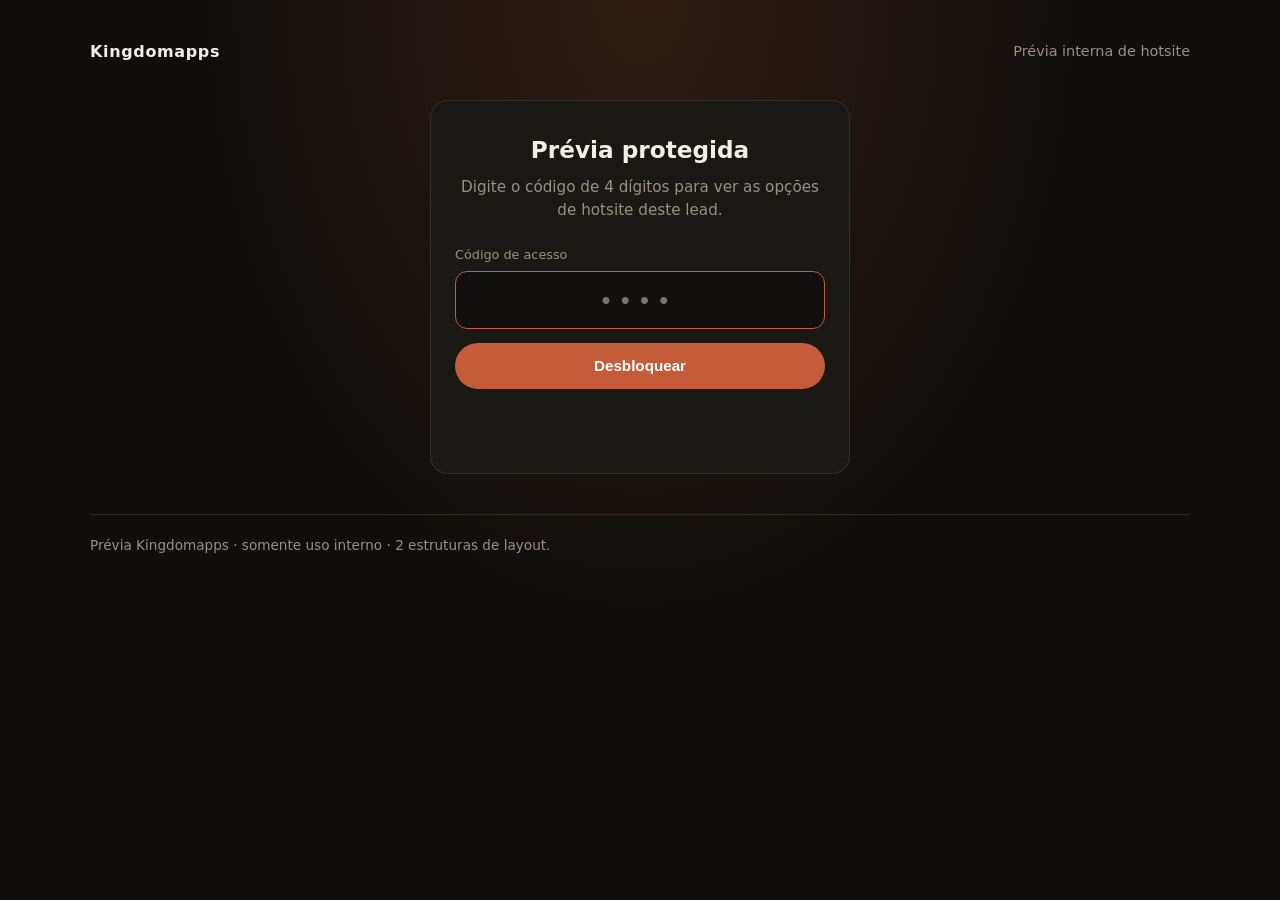
<file: index.html>
<!DOCTYPE html>
<html lang="pt-BR">
<head>
  <meta charset="UTF-8" />
  <meta name="viewport" content="width=device-width, initial-scale=1" />
  <meta name="robots" content="noindex, nofollow" />
  <title>Kingdomapps · Prévia Noul</title>
  <link rel="stylesheet" href="gate.css" />
</head>
<body>
  <div class="shell">
    <div class="brand-row">
      <strong>Kingdomapps</strong>
      <span>Prévia interna de hotsite</span>
    </div>

    <!-- Locked state: no version paths, names, links or iframes -->
    <section id="lock" class="lock" aria-labelledby="lock-title">
      <h1 id="lock-title">Prévia protegida</h1>
      <p>Digite o código de 4 dígitos para ver as opções de hotsite deste lead.</p>
      <form id="pin-form" autocomplete="off">
        <label for="pin-input">Código de acesso</label>
        <input
          id="pin-input"
          name="pin"
          type="password"
          inputmode="numeric"
          pattern="[0-9]*"
          maxlength="4"
          placeholder="••••"
          required
          autofocus
        />
        <button type="submit">Desbloquear</button>
        <p class="err" id="pin-err" role="alert"></p>
      </form>
    </section>

    <!-- Unlocked: populated only by gate.js after auth -->
    <section id="gallery" class="hidden" aria-labelledby="gallery-title">
      <div class="toolbar">
        <button type="button" id="logout">Bloquear de novo</button>
      </div>
      <div class="gallery-head">
        <h1 id="gallery-title">Noul Padaria Brunch &amp; Café</h1>
        <p>Mesmo conteúdo nas duas versões — muda a estrutura do layout (composição, ordem e tratamento das seções). Abra em nova aba para navegar com calma.</p>
      </div>
      <div class="cards" id="cards"></div>
    </section>

    <footer>
      Prévia Kingdomapps · somente uso interno · 2 estruturas de layout.</footer>
  </div>
  <script src="gate.js"></script>
</body>
</html>
</file>
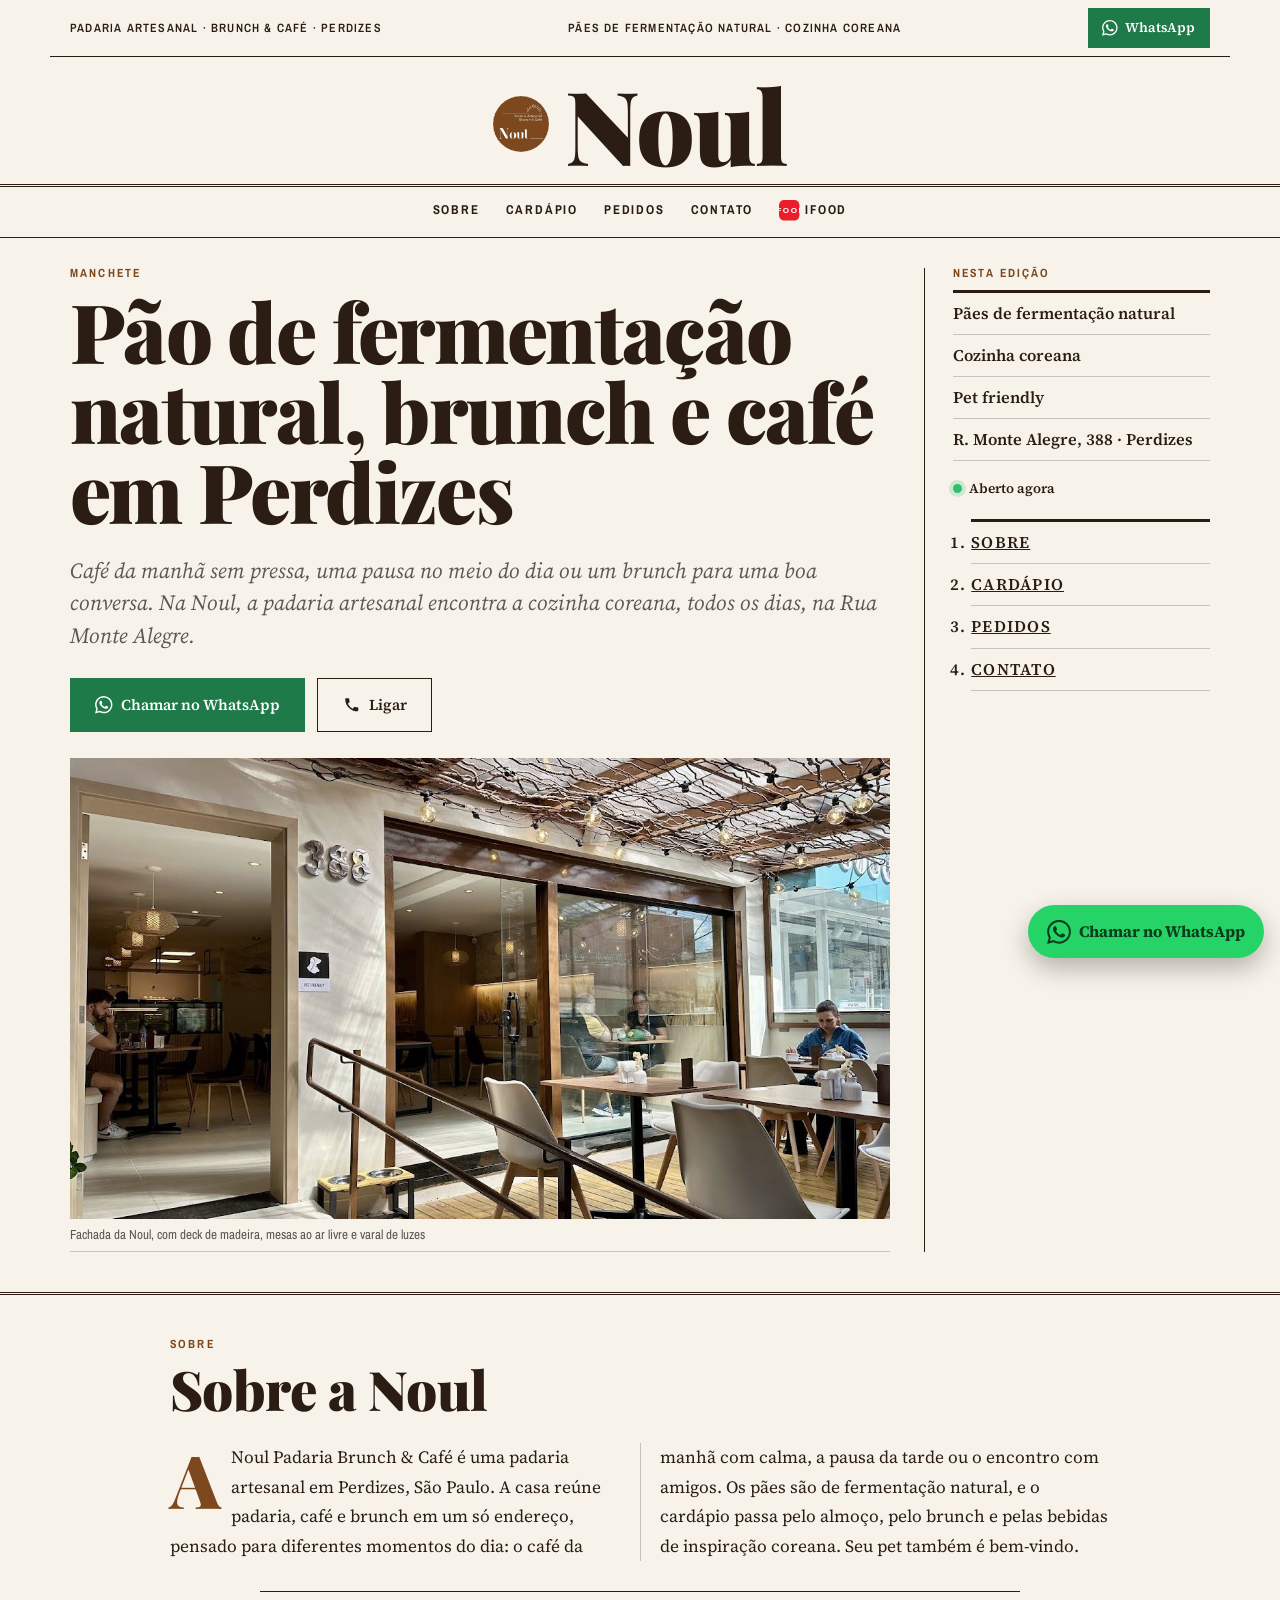
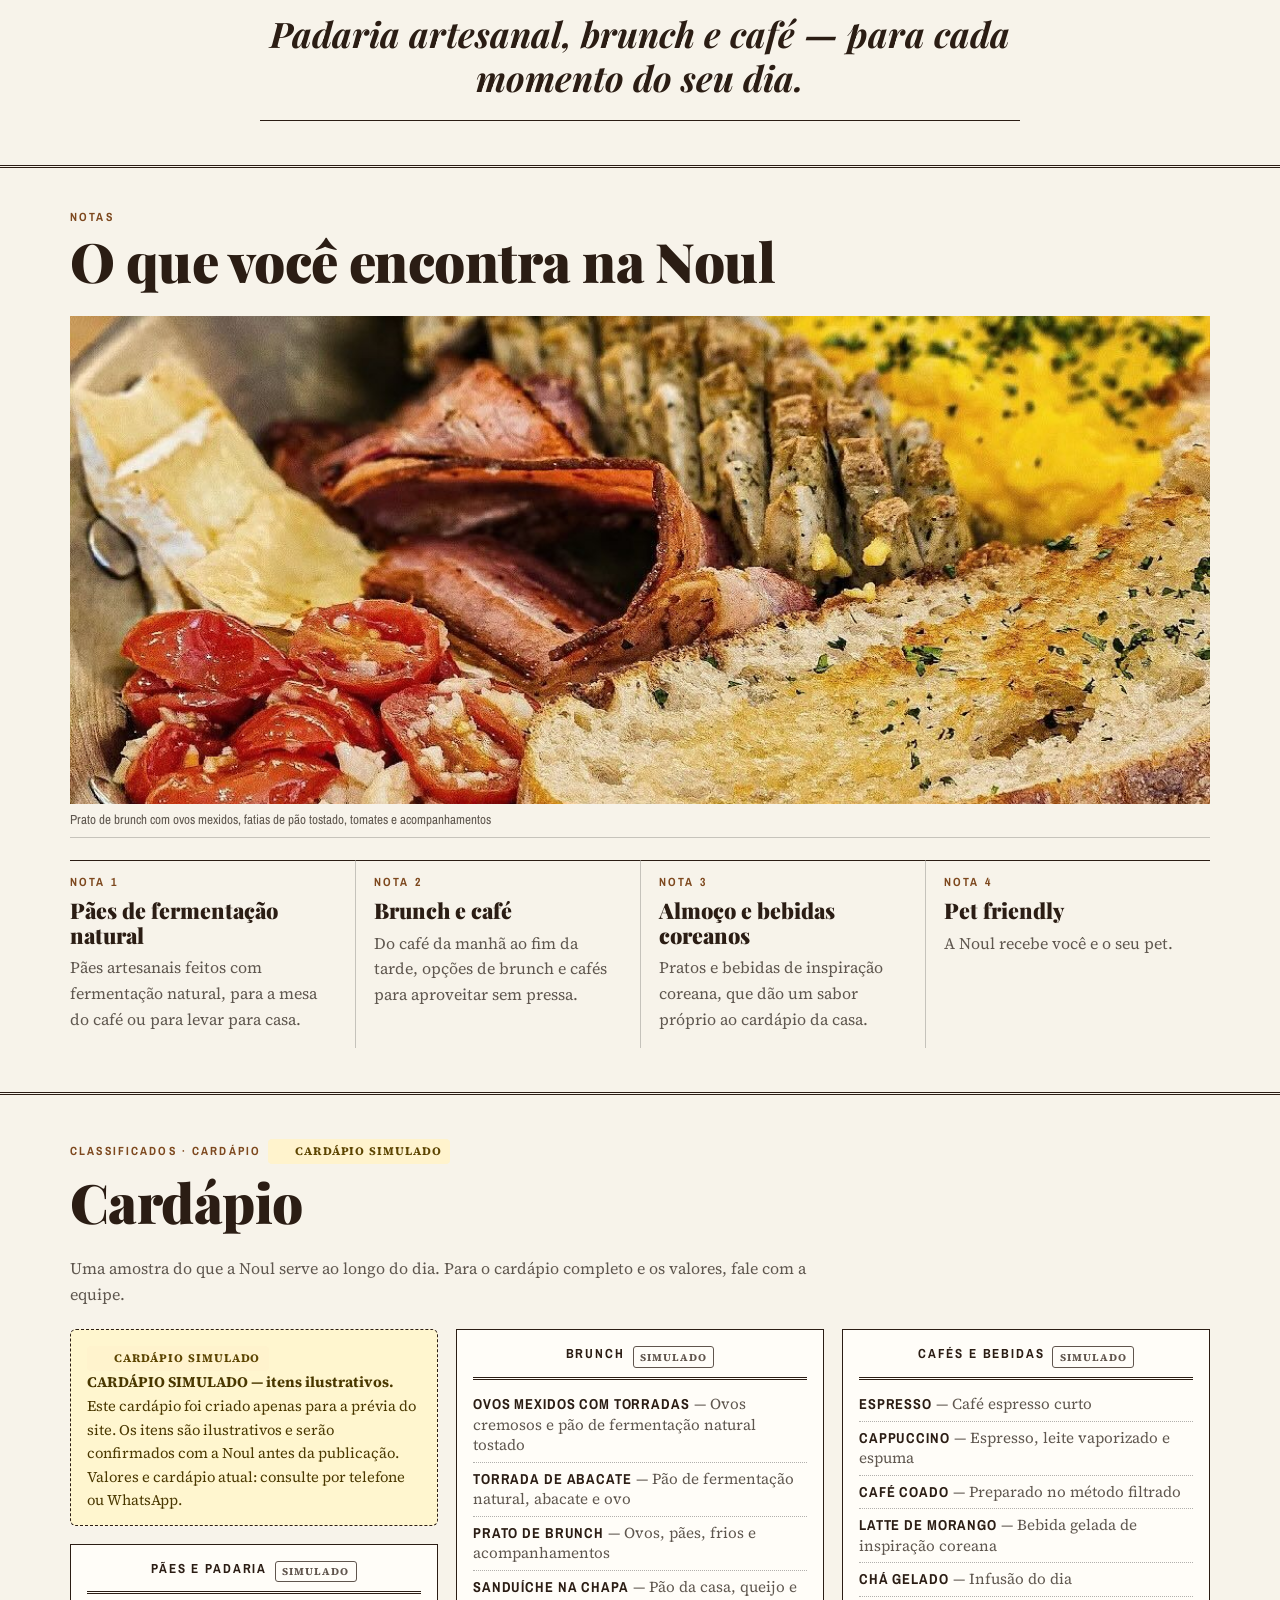
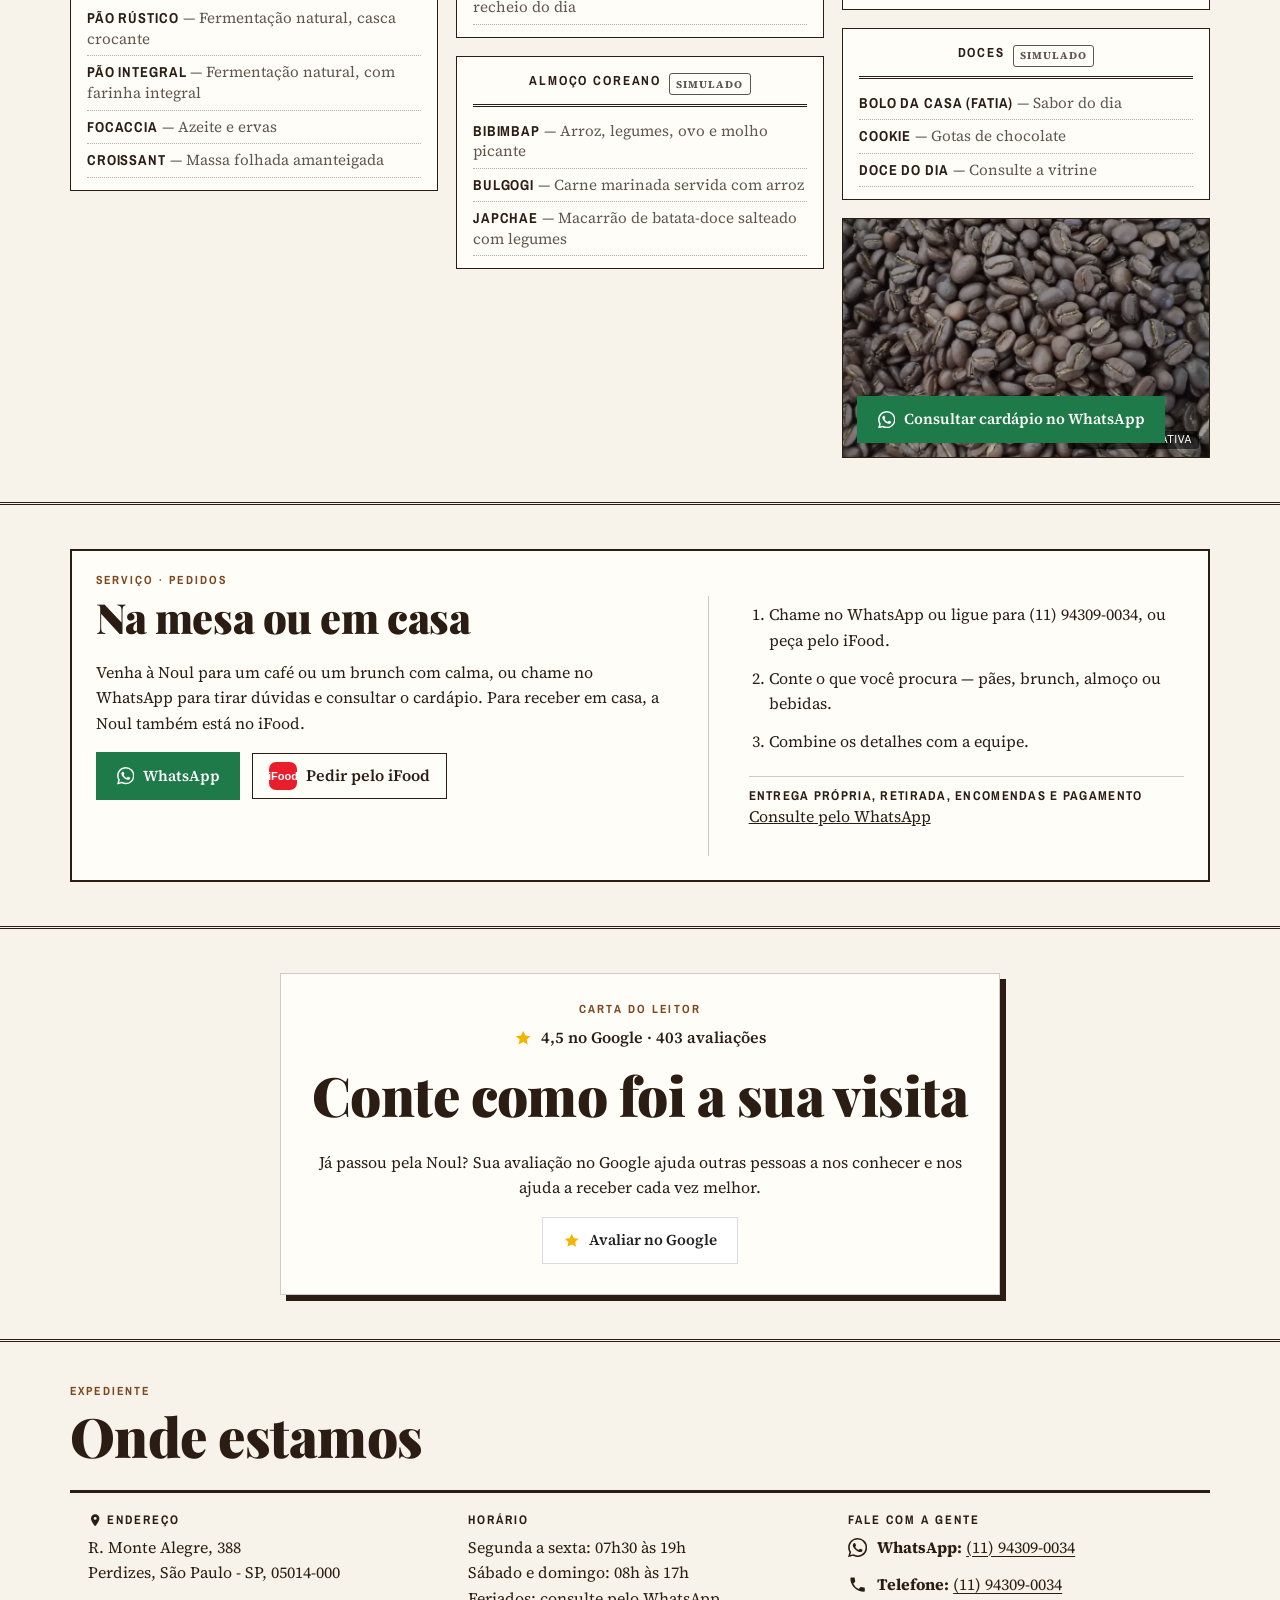
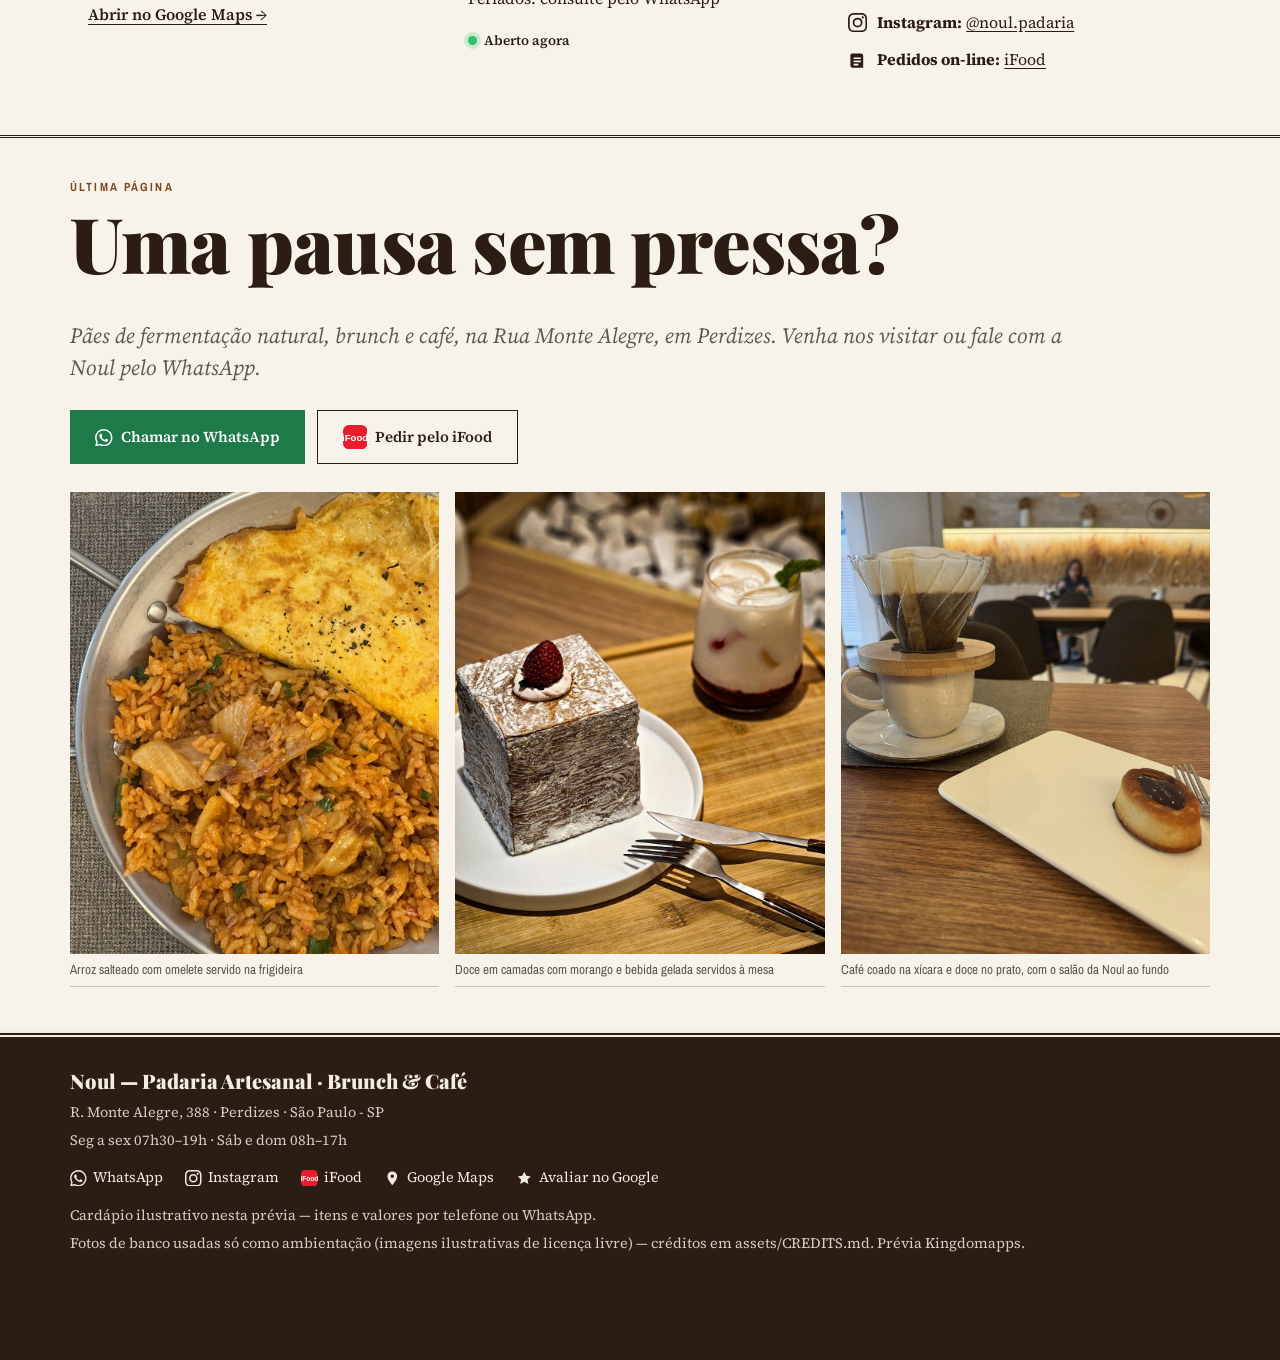
<file: v1/index.html>
<!DOCTYPE html>
<html lang="pt-BR">
<head>
<meta charset="UTF-8" />
<meta name="viewport" content="width=device-width, initial-scale=1" />
<meta name="robots" content="noindex, nofollow" />
<title>Noul Padaria Brunch &amp;amp; Café | Padaria artesanal em Perdizes, São Paulo</title>
<meta name="description" content="Padaria artesanal em Perdizes, na Rua Monte Alegre. Pães de fermentação natural, brunch, café e almoço com cozinha coreana. Pet friendly. Chame a Noul no WhatsApp ou peça pelo iFood." />
<meta name="theme-color" content="#2b1d14" />
<link rel="preconnect" href="https://fonts.googleapis.com" />
<link rel="preconnect" href="https://fonts.gstatic.com" crossorigin />
<link rel="stylesheet" href="https://fonts.googleapis.com/css2?family=Playfair+Display:ital,wght@0,700;0,900;1,700&family=Source+Serif+4:ital,opsz,wght@0,8..60,400;0,8..60,600;1,8..60,400&family=Archivo+Narrow:wght@600;700&display=swap" />
<link rel="stylesheet" href="../assets/core.css" />
<link rel="stylesheet" href="../assets/E07.css" />
<style>:root{--brand:#7d481e;--brand2:#f4ece1;--brand-ink:#2b1d14}</style>
</head>
<body class="est-E07" data-hours='{"0": [[8, 17]], "1": [[7.5, 19]], "2": [[7.5, 19]], "3": [[7.5, 19]], "4": [[7.5, 19]], "5": [[7.5, 19]], "6": [[8, 17]]}' data-hours-unknown='[]'>
<!-- Kingdomapps · estrutura E07 (Jornal de bairro) · v1 · copy: copy.md -->
<a class="skip" href="#conteudo">Pular para o conteúdo</a>
<header class="site-header e7-header" id="header">
  <div class="wrap e7-dateline"><span>Padaria Artesanal · Brunch &amp; Café · Perdizes</span><span class="e7-dl-mid">Pães de fermentação natural · Cozinha coreana</span><a class="btn btn-wa btn-sm header-cta" href="https://wa.me/5511943090034?text=Ol%C3%A1%21%20Vim%20pelo%20site%20da%20Noul%20e%20gostaria%20de%20mais%20informa%C3%A7%C3%B5es." target="_blank" rel="noopener"><svg viewBox="0 0 24 24" aria-hidden="true" focusable="false"><path fill="currentColor" d="M17.47 14.38c-.3-.15-1.76-.87-2.03-.97-.27-.1-.47-.15-.67.15-.2.3-.77.97-.94 1.16-.17.2-.35.22-.64.07-.3-.15-1.26-.46-2.39-1.47-.88-.79-1.48-1.76-1.65-2.06-.17-.3-.02-.46.13-.6.13-.14.3-.35.45-.52.15-.17.2-.3.3-.5.1-.2.05-.37-.03-.52-.07-.15-.67-1.61-.92-2.2-.24-.58-.49-.5-.67-.51h-.57c-.2 0-.52.07-.8.37-.27.3-1.04 1.02-1.04 2.48s1.07 2.88 1.21 3.07c.15.2 2.1 3.2 5.08 4.49.71.31 1.26.49 1.7.63.71.22 1.36.19 1.87.12.57-.09 1.76-.72 2-1.41.25-.7.25-1.29.18-1.41-.08-.13-.27-.2-.57-.35zM12.05 21.78a9.87 9.87 0 0 1-5.03-1.38l-.36-.21-3.74.98 1-3.65-.24-.37a9.86 9.86 0 0 1-1.51-5.26c0-5.45 4.44-9.88 9.89-9.88 2.64 0 5.12 1.03 6.99 2.9a9.83 9.83 0 0 1 2.89 6.99c0 5.45-4.44 9.88-9.89 9.88zm8.41-18.3A11.82 11.82 0 0 0 12.05 0C5.5 0 .16 5.34.16 11.89c0 2.1.55 4.14 1.59 5.95L.06 24l6.3-1.65a11.88 11.88 0 0 0 5.69 1.45c6.55 0 11.89-5.34 11.89-11.89 0-3.18-1.24-6.17-3.48-8.41z"/></svg><span>WhatsApp</span></a></div>
  <div class="wrap e7-masthead"><a class="brand e7-brand" href="#topo" aria-label="Noul — início"><img class="brand-logo e7-seal" src="../assets/img/logo.jpg" width="400" height="400" alt="Logotipo Noul — Padaria Artesanal, Brunch &amp; Café" /><span class="brand-word e7-name">Noul</span></a></div>
  <nav class="site-nav e7-nav" id="site-nav" aria-label="Principal"><ul class="wrap"><li><a href="#sobre">Sobre</a></li><li><a href="#cardapio">Cardápio</a></li><li><a href="#entrega">Pedidos</a></li><li><a href="#contato">Contato</a></li><li class="nav-ifood"><a href="https://www.ifood.com.br/delivery/sao-paulo-sp/noul-padaria--brunch-cafe-perdizes/4e715f9f-adef-4127-b27d-53e1083e1976" target="_blank" rel="noopener"><svg viewBox="0 0 24 24" aria-hidden="true" focusable="false"><rect width="24" height="24" rx="6" fill="#ea1d2c"/><text x="12" y="15.6" text-anchor="middle" font-family="Arial,Helvetica,sans-serif" font-weight="700" font-size="9.5" fill="#fff">iFood</text></svg><span>iFood</span></a></li></ul></nav>
</header>
<main id="conteudo">
<section class="e7-front" id="topo" aria-labelledby="hero-title">
  <div class="wrap e7-front-grid">
    <div class="e7-lead-story">
      <p class="e7-kicker">Manchete</p>
      <h1 id="hero-title">Pão de fermentação natural, brunch e café em Perdizes</h1>
      <p class="e7-standfirst">Café da manhã sem pressa, uma pausa no meio do dia ou um brunch para uma boa conversa. Na Noul, a padaria artesanal encontra a cozinha coreana, todos os dias, na Rua Monte Alegre.</p>
      <div class="hero-ctas"><a class="btn btn-wa btn-lg" href="https://wa.me/5511943090034?text=Ol%C3%A1%21%20Vim%20pelo%20site%20da%20Noul%20e%20gostaria%20de%20mais%20informa%C3%A7%C3%B5es." target="_blank" rel="noopener"><svg viewBox="0 0 24 24" aria-hidden="true" focusable="false"><path fill="currentColor" d="M17.47 14.38c-.3-.15-1.76-.87-2.03-.97-.27-.1-.47-.15-.67.15-.2.3-.77.97-.94 1.16-.17.2-.35.22-.64.07-.3-.15-1.26-.46-2.39-1.47-.88-.79-1.48-1.76-1.65-2.06-.17-.3-.02-.46.13-.6.13-.14.3-.35.45-.52.15-.17.2-.3.3-.5.1-.2.05-.37-.03-.52-.07-.15-.67-1.61-.92-2.2-.24-.58-.49-.5-.67-.51h-.57c-.2 0-.52.07-.8.37-.27.3-1.04 1.02-1.04 2.48s1.07 2.88 1.21 3.07c.15.2 2.1 3.2 5.08 4.49.71.31 1.26.49 1.7.63.71.22 1.36.19 1.87.12.57-.09 1.76-.72 2-1.41.25-.7.25-1.29.18-1.41-.08-.13-.27-.2-.57-.35zM12.05 21.78a9.87 9.87 0 0 1-5.03-1.38l-.36-.21-3.74.98 1-3.65-.24-.37a9.86 9.86 0 0 1-1.51-5.26c0-5.45 4.44-9.88 9.89-9.88 2.64 0 5.12 1.03 6.99 2.9a9.83 9.83 0 0 1 2.89 6.99c0 5.45-4.44 9.88-9.89 9.88zm8.41-18.3A11.82 11.82 0 0 0 12.05 0C5.5 0 .16 5.34.16 11.89c0 2.1.55 4.14 1.59 5.95L.06 24l6.3-1.65a11.88 11.88 0 0 0 5.69 1.45c6.55 0 11.89-5.34 11.89-11.89 0-3.18-1.24-6.17-3.48-8.41z"/></svg><span>Chamar no WhatsApp</span></a><a class="btn btn-ghost btn-lg btn-tel" href="tel:+5511943090034"><svg viewBox="0 0 24 24" aria-hidden="true" focusable="false"><path fill="currentColor" d="M6.6 10.8a15.1 15.1 0 0 0 6.6 6.6l2.2-2.2a1 1 0 0 1 1-.25 11.4 11.4 0 0 0 3.6.57 1 1 0 0 1 1 1V20a1 1 0 0 1-1 1A17 17 0 0 1 3 4a1 1 0 0 1 1-1h3.5a1 1 0 0 1 1 1c0 1.25.2 2.45.57 3.57a1 1 0 0 1-.25 1z"/></svg><span>Ligar</span></a></div>
      <figure class="e7-lead-ph"><img src="../assets/img/fotos-foto-1.jpg" width="1200" height="900" alt="Fachada da Noul, com deck de madeira, mesas ao ar livre e varal de luzes" fetchpriority="high" /><figcaption>Fachada da Noul, com deck de madeira, mesas ao ar livre e varal de luzes</figcaption></figure>
    </div>
    <aside class="e7-side" aria-label="Nesta edição">
      <p class="e7-side-title">Nesta edição</p>
      <ul><li>Pães de fermentação natural</li><li>Cozinha coreana</li><li>Pet friendly</li><li>R. Monte Alegre, 388 · Perdizes</li></ul>
      <p class="open-badge" data-open-badge hidden></p>
      <ol class="e7-index"><li><a href="#sobre">Sobre</a></li><li><a href="#cardapio">Cardápio</a></li><li><a href="#entrega">Pedidos</a></li><li><a href="#contato">Contato</a></li></ol>
    </aside>
  </div>
</section>
<section class="e7-sec" id="sobre" aria-labelledby="sobre-title">
  <div class="wrap e7-article">
    <p class="e7-kicker">Sobre</p><h2 id="sobre-title">Sobre a Noul</h2>
    <div class="e7-cols"><p class="e7-dropcap">A Noul Padaria Brunch &amp; Café é uma padaria artesanal em Perdizes, São Paulo. A casa reúne padaria, café e brunch em um só endereço, pensado para diferentes momentos do dia: o café da manhã com calma, a pausa da tarde ou o encontro com amigos. Os pães são de fermentação natural, e o cardápio passa pelo almoço, pelo brunch e pelas bebidas de inspiração coreana. Seu pet também é bem-vindo.</p></div>
    <blockquote class="e7-pull"><p>Padaria artesanal, brunch e café — para cada momento do seu dia.</p></blockquote>
  </div>
</section>
<section class="e7-sec e7-notes-sec" id="destaques" aria-labelledby="dest-title">
  <div class="wrap">
    <div class="e7-sec-head"><p class="e7-kicker">Notas</p><h2 id="dest-title">O que você encontra na Noul</h2></div>
    <figure class="e7-wide-ph"><img src="../assets/img/fotos-foto-2.jpg" width="1099" height="1366" alt="Prato de brunch com ovos mexidos, fatias de pão tostado, tomates e acompanhamentos" loading="lazy" decoding="async" /><figcaption>Prato de brunch com ovos mexidos, fatias de pão tostado, tomates e acompanhamentos</figcaption></figure>
    <ul class="e7-notes"><li><span class="e7-n">Nota 1</span><h3>Pães de fermentação natural</h3><p>Pães artesanais feitos com fermentação natural, para a mesa do café ou para levar para casa.</p></li><li><span class="e7-n">Nota 2</span><h3>Brunch e café</h3><p>Do café da manhã ao fim da tarde, opções de brunch e cafés para aproveitar sem pressa.</p></li><li><span class="e7-n">Nota 3</span><h3>Almoço e bebidas coreanos</h3><p>Pratos e bebidas de inspiração coreana, que dão um sabor próprio ao cardápio da casa.</p></li><li><span class="e7-n">Nota 4</span><h3>Pet friendly</h3><p>A Noul recebe você e o seu pet.</p></li></ul>
  </div>
</section>
<section class="e7-sec" id="cardapio" aria-labelledby="menu-title">
  <div class="wrap">
    <div class="e7-sec-head"><p class="e7-kicker">Classificados · Cardápio <span class="sim-badge">Cardápio simulado</span></p><h2 id="menu-title">Cardápio</h2><p class="e7-sub">Uma amostra do que a Noul serve ao longo do dia. Para o cardápio completo e os valores, fale com a equipe.</p></div>
    <div class="e7-classifieds">
      <div class="e7-ad e7-ad-notice sim-notice" role="note"><span class="sim-badge">Cardápio simulado</span><p><strong>CARDÁPIO SIMULADO — itens ilustrativos.</strong> Este cardápio foi criado apenas para a prévia do site. Os itens são ilustrativos e serão confirmados com a Noul antes da publicação. Valores e cardápio atual: consulte por telefone ou WhatsApp.</p></div>
      <div class="e7-ad"><h3>Pães e padaria <span class="sim-tag">Simulado</span></h3><ul><li><b>Pão rústico</b> — Fermentação natural, casca crocante</li><li><b>Pão integral</b> — Fermentação natural, com farinha integral</li><li><b>Focaccia</b> — Azeite e ervas</li><li><b>Croissant</b> — Massa folhada amanteigada</li></ul></div><div class="e7-ad"><h3>Brunch <span class="sim-tag">Simulado</span></h3><ul><li><b>Ovos mexidos com torradas</b> — Ovos cremosos e pão de fermentação natural tostado</li><li><b>Torrada de abacate</b> — Pão de fermentação natural, abacate e ovo</li><li><b>Prato de brunch</b> — Ovos, pães, frios e acompanhamentos</li><li><b>Sanduíche na chapa</b> — Pão da casa, queijo e recheio do dia</li></ul></div><div class="e7-ad"><h3>Almoço coreano <span class="sim-tag">Simulado</span></h3><ul><li><b>Bibimbap</b> — Arroz, legumes, ovo e molho picante</li><li><b>Bulgogi</b> — Carne marinada servida com arroz</li><li><b>Japchae</b> — Macarrão de batata-doce salteado com legumes</li></ul></div><div class="e7-ad"><h3>Cafés e bebidas <span class="sim-tag">Simulado</span></h3><ul><li><b>Espresso</b> — Café espresso curto</li><li><b>Cappuccino</b> — Espresso, leite vaporizado e espuma</li><li><b>Café coado</b> — Preparado no método filtrado</li><li><b>Latte de morango</b> — Bebida gelada de inspiração coreana</li><li><b>Chá gelado</b> — Infusão do dia</li></ul></div><div class="e7-ad"><h3>Doces <span class="sim-tag">Simulado</span></h3><ul><li><b>Bolo da casa (fatia)</b> — Sabor do dia</li><li><b>Cookie</b> — Gotas de chocolate</li><li><b>Doce do dia</b> — Consulte a vitrine</li></ul></div>
      <div class="e7-ad e7-ad-amb"><div class="amb amb-menu" style="--amb:url('../assets/img/ambiente-coffee-beans-roasted.jpg')" aria-hidden="true"><span class="amb-tag">Imagem ilustrativa</span></div><p><a class="btn btn-wa" href="https://wa.me/5511943090034?text=Ol%C3%A1%21%20Vim%20pelo%20site%20da%20Noul%20e%20gostaria%20de%20mais%20informa%C3%A7%C3%B5es." target="_blank" rel="noopener"><svg viewBox="0 0 24 24" aria-hidden="true" focusable="false"><path fill="currentColor" d="M17.47 14.38c-.3-.15-1.76-.87-2.03-.97-.27-.1-.47-.15-.67.15-.2.3-.77.97-.94 1.16-.17.2-.35.22-.64.07-.3-.15-1.26-.46-2.39-1.47-.88-.79-1.48-1.76-1.65-2.06-.17-.3-.02-.46.13-.6.13-.14.3-.35.45-.52.15-.17.2-.3.3-.5.1-.2.05-.37-.03-.52-.07-.15-.67-1.61-.92-2.2-.24-.58-.49-.5-.67-.51h-.57c-.2 0-.52.07-.8.37-.27.3-1.04 1.02-1.04 2.48s1.07 2.88 1.21 3.07c.15.2 2.1 3.2 5.08 4.49.71.31 1.26.49 1.7.63.71.22 1.36.19 1.87.12.57-.09 1.76-.72 2-1.41.25-.7.25-1.29.18-1.41-.08-.13-.27-.2-.57-.35zM12.05 21.78a9.87 9.87 0 0 1-5.03-1.38l-.36-.21-3.74.98 1-3.65-.24-.37a9.86 9.86 0 0 1-1.51-5.26c0-5.45 4.44-9.88 9.89-9.88 2.64 0 5.12 1.03 6.99 2.9a9.83 9.83 0 0 1 2.89 6.99c0 5.45-4.44 9.88-9.89 9.88zm8.41-18.3A11.82 11.82 0 0 0 12.05 0C5.5 0 .16 5.34.16 11.89c0 2.1.55 4.14 1.59 5.95L.06 24l6.3-1.65a11.88 11.88 0 0 0 5.69 1.45c6.55 0 11.89-5.34 11.89-11.89 0-3.18-1.24-6.17-3.48-8.41z"/></svg><span>Consultar cardápio no WhatsApp</span></a></p></div>
    </div>
  </div>
</section>
<section class="e7-sec" id="entrega" aria-labelledby="ent-title">
  <div class="wrap"><div class="e7-service">
    <p class="e7-box-label">Serviço · Pedidos</p>
    <div class="e7-service-grid">
      <div><h2 id="ent-title">Na mesa ou em casa</h2><p>Venha à Noul para um café ou um brunch com calma, ou chame no WhatsApp para tirar dúvidas e consultar o cardápio. Para receber em casa, a Noul também está no iFood.</p><div class="order-links"><a class="btn btn-wa" href="https://wa.me/5511943090034?text=Ol%C3%A1%21%20Vim%20pelo%20site%20da%20Noul%20e%20gostaria%20de%20mais%20informa%C3%A7%C3%B5es." target="_blank" rel="noopener"><svg viewBox="0 0 24 24" aria-hidden="true" focusable="false"><path fill="currentColor" d="M17.47 14.38c-.3-.15-1.76-.87-2.03-.97-.27-.1-.47-.15-.67.15-.2.3-.77.97-.94 1.16-.17.2-.35.22-.64.07-.3-.15-1.26-.46-2.39-1.47-.88-.79-1.48-1.76-1.65-2.06-.17-.3-.02-.46.13-.6.13-.14.3-.35.45-.52.15-.17.2-.3.3-.5.1-.2.05-.37-.03-.52-.07-.15-.67-1.61-.92-2.2-.24-.58-.49-.5-.67-.51h-.57c-.2 0-.52.07-.8.37-.27.3-1.04 1.02-1.04 2.48s1.07 2.88 1.21 3.07c.15.2 2.1 3.2 5.08 4.49.71.31 1.26.49 1.7.63.71.22 1.36.19 1.87.12.57-.09 1.76-.72 2-1.41.25-.7.25-1.29.18-1.41-.08-.13-.27-.2-.57-.35zM12.05 21.78a9.87 9.87 0 0 1-5.03-1.38l-.36-.21-3.74.98 1-3.65-.24-.37a9.86 9.86 0 0 1-1.51-5.26c0-5.45 4.44-9.88 9.89-9.88 2.64 0 5.12 1.03 6.99 2.9a9.83 9.83 0 0 1 2.89 6.99c0 5.45-4.44 9.88-9.89 9.88zm8.41-18.3A11.82 11.82 0 0 0 12.05 0C5.5 0 .16 5.34.16 11.89c0 2.1.55 4.14 1.59 5.95L.06 24l6.3-1.65a11.88 11.88 0 0 0 5.69 1.45c6.55 0 11.89-5.34 11.89-11.89 0-3.18-1.24-6.17-3.48-8.41z"/></svg><span>WhatsApp</span></a><a class="app-link app-ifood" href="https://www.ifood.com.br/delivery/sao-paulo-sp/noul-padaria--brunch-cafe-perdizes/4e715f9f-adef-4127-b27d-53e1083e1976" target="_blank" rel="noopener"><svg viewBox="0 0 24 24" aria-hidden="true" focusable="false"><rect width="24" height="24" rx="6" fill="#ea1d2c"/><text x="12" y="15.6" text-anchor="middle" font-family="Arial,Helvetica,sans-serif" font-weight="700" font-size="9.5" fill="#fff">iFood</text></svg><span>Pedir pelo iFood</span></a></div></div>
      <div><ol class="e7-steps"><li>Chame no WhatsApp ou ligue para (11) 94309-0034, ou peça pelo iFood.</li><li>Conte o que você procura — pães, brunch, almoço ou bebidas.</li><li>Combine os detalhes com a equipe.</li></ol><dl class="e7-kv"><div><dt>Entrega própria, retirada, encomendas e pagamento</dt><dd><a href="https://wa.me/5511943090034?text=Ol%C3%A1%21%20Vim%20pelo%20site%20da%20Noul%20e%20gostaria%20de%20mais%20informa%C3%A7%C3%B5es." target="_blank" rel="noopener">Consulte pelo WhatsApp</a></dd></div></dl></div>
    </div>
  </div></div>
</section>
<section class="e7-sec" id="avaliar" aria-labelledby="av-title">
  <div class="wrap"><div class="e7-letter">
    <p class="e7-box-label">Carta do leitor</p>
    <p class="selo"><svg viewBox="0 0 24 24" aria-hidden="true" focusable="false"><path fill="currentColor" d="M12 2.5l2.9 6 6.6.8-4.9 4.5 1.3 6.5L12 17.1l-5.9 3.2 1.3-6.5L2.5 9.3l6.6-.8z"/></svg><span>4,5 no Google · 403 avaliações</span></p>
    <h2 id="av-title">Conte como foi a sua visita</h2><p>Já passou pela Noul? Sua avaliação no Google ajuda outras pessoas a nos conhecer e nos ajuda a receber cada vez melhor.</p><a class="btn btn-review" href="https://search.google.com/local/writereview?placeid=ChIJUYwgIgBZzpQRkd9vNwceDNU" target="_blank" rel="noopener"><svg viewBox="0 0 24 24" aria-hidden="true" focusable="false"><path fill="currentColor" d="M12 2.5l2.9 6 6.6.8-4.9 4.5 1.3 6.5L12 17.1l-5.9 3.2 1.3-6.5L2.5 9.3l6.6-.8z"/></svg><span>Avaliar no Google</span></a>
  </div></div>
</section>
<section class="e7-sec" id="contato" aria-labelledby="ct-title">
  <div class="wrap">
    <div class="e7-sec-head"><p class="e7-kicker">Expediente</p><h2 id="ct-title">Onde estamos</h2></div>
    <div class="e7-staff"><div class="ct-card ct-addr"><h3><svg viewBox="0 0 24 24" aria-hidden="true" focusable="false"><path fill="currentColor" d="M12 2a7 7 0 0 0-7 7c0 5.25 7 13 7 13s7-7.75 7-13a7 7 0 0 0-7-7zm0 9.5a2.5 2.5 0 1 1 0-5 2.5 2.5 0 0 1 0 5z"/></svg><span>Endereço</span></h3><p>R. Monte Alegre, 388<br />Perdizes, São Paulo - SP, 05014-000</p><a class="text-link" href="https://www.google.com/maps/place/?q=place_id:ChIJUYwgIgBZzpQRkd9vNwceDNU" target="_blank" rel="noopener">Abrir no Google Maps →</a></div><div class="ct-card ct-hours"><h3>Horário</h3><p>Segunda a sexta: 07h30 às 19h<br />Sábado e domingo: 08h às 17h<br />Feriados: consulte pelo WhatsApp</p><p class="open-badge" data-open-badge hidden></p></div><div class="ct-card"><h3>Fale com a gente</h3><ul class="ct-list"><li><svg viewBox="0 0 24 24" aria-hidden="true" focusable="false"><path fill="currentColor" d="M17.47 14.38c-.3-.15-1.76-.87-2.03-.97-.27-.1-.47-.15-.67.15-.2.3-.77.97-.94 1.16-.17.2-.35.22-.64.07-.3-.15-1.26-.46-2.39-1.47-.88-.79-1.48-1.76-1.65-2.06-.17-.3-.02-.46.13-.6.13-.14.3-.35.45-.52.15-.17.2-.3.3-.5.1-.2.05-.37-.03-.52-.07-.15-.67-1.61-.92-2.2-.24-.58-.49-.5-.67-.51h-.57c-.2 0-.52.07-.8.37-.27.3-1.04 1.02-1.04 2.48s1.07 2.88 1.21 3.07c.15.2 2.1 3.2 5.08 4.49.71.31 1.26.49 1.7.63.71.22 1.36.19 1.87.12.57-.09 1.76-.72 2-1.41.25-.7.25-1.29.18-1.41-.08-.13-.27-.2-.57-.35zM12.05 21.78a9.87 9.87 0 0 1-5.03-1.38l-.36-.21-3.74.98 1-3.65-.24-.37a9.86 9.86 0 0 1-1.51-5.26c0-5.45 4.44-9.88 9.89-9.88 2.64 0 5.12 1.03 6.99 2.9a9.83 9.83 0 0 1 2.89 6.99c0 5.45-4.44 9.88-9.89 9.88zm8.41-18.3A11.82 11.82 0 0 0 12.05 0C5.5 0 .16 5.34.16 11.89c0 2.1.55 4.14 1.59 5.95L.06 24l6.3-1.65a11.88 11.88 0 0 0 5.69 1.45c6.55 0 11.89-5.34 11.89-11.89 0-3.18-1.24-6.17-3.48-8.41z"/></svg><span><strong>WhatsApp:</strong> <a href="https://wa.me/5511943090034?text=Ol%C3%A1%21%20Vim%20pelo%20site%20da%20Noul%20e%20gostaria%20de%20mais%20informa%C3%A7%C3%B5es." target="_blank" rel="noopener">(11) 94309-0034</a></span></li><li><svg viewBox="0 0 24 24" aria-hidden="true" focusable="false"><path fill="currentColor" d="M6.6 10.8a15.1 15.1 0 0 0 6.6 6.6l2.2-2.2a1 1 0 0 1 1-.25 11.4 11.4 0 0 0 3.6.57 1 1 0 0 1 1 1V20a1 1 0 0 1-1 1A17 17 0 0 1 3 4a1 1 0 0 1 1-1h3.5a1 1 0 0 1 1 1c0 1.25.2 2.45.57 3.57a1 1 0 0 1-.25 1z"/></svg><span><strong>Telefone:</strong> <a href="tel:+5511943090034">(11) 94309-0034</a></span></li><li><svg viewBox="0 0 24 24" aria-hidden="true" focusable="false"><path fill="currentColor" d="M12 2.2c3.2 0 3.58.01 4.85.07 3.25.15 4.77 1.69 4.92 4.92.06 1.27.07 1.65.07 4.85s-.01 3.58-.07 4.85c-.15 3.23-1.66 4.77-4.92 4.92-1.27.06-1.65.07-4.85.07s-3.58-.01-4.85-.07c-3.26-.15-4.77-1.7-4.92-4.92C2.17 15.58 2.16 15.2 2.16 12s.01-3.58.07-4.85C2.38 3.92 3.9 2.38 7.15 2.23 8.42 2.17 8.8 2.16 12 2.16zM12 0C8.74 0 8.33.01 7.05.07 2.7.27.27 2.69.07 7.05.01 8.33 0 8.74 0 12s.01 3.67.07 4.95c.2 4.36 2.62 6.78 6.98 6.98C8.33 23.99 8.74 24 12 24s3.67-.01 4.95-.07c4.35-.2 6.78-2.62 6.98-6.98.06-1.28.07-1.69.07-4.95s-.01-3.67-.07-4.95c-.2-4.35-2.62-6.78-6.98-6.98C15.67.01 15.26 0 12 0zm0 5.84a6.16 6.16 0 1 0 0 12.32 6.16 6.16 0 0 0 0-12.32zM12 16a4 4 0 1 1 0-8 4 4 0 0 1 0 8zm6.4-11.85a1.44 1.44 0 1 0 0 2.88 1.44 1.44 0 0 0 0-2.88z"/></svg><span><strong>Instagram:</strong> <a href="https://instagram.com/noul.padaria" target="_blank" rel="noopener">@noul.padaria</a></span></li><li><svg viewBox="0 0 24 24" aria-hidden="true" focusable="false"><path fill="currentColor" d="M5 3h11a3 3 0 0 1 3 3v15H6a3 3 0 0 1-3-3V5a2 2 0 0 1 2-2zm2 5v2h9V8H7zm0 4v2h9v-2H7zm0 4v2h6v-2H7z"/></svg><span><strong>Pedidos on-line:</strong> <a href="https://www.ifood.com.br/delivery/sao-paulo-sp/noul-padaria--brunch-cafe-perdizes/4e715f9f-adef-4127-b27d-53e1083e1976" target="_blank" rel="noopener">iFood</a></span></li></ul></div></div>
  </div>
</section>
<section class="e7-sec e7-last cta-final" id="cta-final" aria-labelledby="cta-title">
  <div class="wrap">
    <p class="e7-kicker">Última página</p>
    <h2 id="cta-title">Uma pausa sem pressa?</h2><p class="e7-standfirst">Pães de fermentação natural, brunch e café, na Rua Monte Alegre, em Perdizes. Venha nos visitar ou fale com a Noul pelo WhatsApp.</p>
    <div class="hero-ctas"><a class="btn btn-wa btn-lg" href="https://wa.me/5511943090034?text=Ol%C3%A1%21%20Vim%20pelo%20site%20da%20Noul%20e%20gostaria%20de%20mais%20informa%C3%A7%C3%B5es." target="_blank" rel="noopener"><svg viewBox="0 0 24 24" aria-hidden="true" focusable="false"><path fill="currentColor" d="M17.47 14.38c-.3-.15-1.76-.87-2.03-.97-.27-.1-.47-.15-.67.15-.2.3-.77.97-.94 1.16-.17.2-.35.22-.64.07-.3-.15-1.26-.46-2.39-1.47-.88-.79-1.48-1.76-1.65-2.06-.17-.3-.02-.46.13-.6.13-.14.3-.35.45-.52.15-.17.2-.3.3-.5.1-.2.05-.37-.03-.52-.07-.15-.67-1.61-.92-2.2-.24-.58-.49-.5-.67-.51h-.57c-.2 0-.52.07-.8.37-.27.3-1.04 1.02-1.04 2.48s1.07 2.88 1.21 3.07c.15.2 2.1 3.2 5.08 4.49.71.31 1.26.49 1.7.63.71.22 1.36.19 1.87.12.57-.09 1.76-.72 2-1.41.25-.7.25-1.29.18-1.41-.08-.13-.27-.2-.57-.35zM12.05 21.78a9.87 9.87 0 0 1-5.03-1.38l-.36-.21-3.74.98 1-3.65-.24-.37a9.86 9.86 0 0 1-1.51-5.26c0-5.45 4.44-9.88 9.89-9.88 2.64 0 5.12 1.03 6.99 2.9a9.83 9.83 0 0 1 2.89 6.99c0 5.45-4.44 9.88-9.89 9.88zm8.41-18.3A11.82 11.82 0 0 0 12.05 0C5.5 0 .16 5.34.16 11.89c0 2.1.55 4.14 1.59 5.95L.06 24l6.3-1.65a11.88 11.88 0 0 0 5.69 1.45c6.55 0 11.89-5.34 11.89-11.89 0-3.18-1.24-6.17-3.48-8.41z"/></svg><span>Chamar no WhatsApp</span></a><a class="btn btn-ghost btn-lg btn-ifood" href="https://www.ifood.com.br/delivery/sao-paulo-sp/noul-padaria--brunch-cafe-perdizes/4e715f9f-adef-4127-b27d-53e1083e1976" target="_blank" rel="noopener"><svg viewBox="0 0 24 24" aria-hidden="true" focusable="false"><rect width="24" height="24" rx="6" fill="#ea1d2c"/><text x="12" y="15.6" text-anchor="middle" font-family="Arial,Helvetica,sans-serif" font-weight="700" font-size="9.5" fill="#fff">iFood</text></svg><span>Pedir pelo iFood</span></a></div>
    <div class="e7-strip"><figure><img src="../assets/img/fotos-foto-4.jpg" width="1200" height="1600" alt="Arroz salteado com omelete servido na frigideira" loading="lazy" decoding="async" /><figcaption>Arroz salteado com omelete servido na frigideira</figcaption></figure><figure><img src="../assets/img/fotos-foto-3.jpg" width="1200" height="1200" alt="Doce em camadas com morango e bebida gelada servidos à mesa" loading="lazy" decoding="async" /><figcaption>Doce em camadas com morango e bebida gelada servidos à mesa</figcaption></figure><figure><img src="../assets/img/fotos-foto-5.jpg" width="1200" height="1600" alt="Café coado na xícara e doce no prato, com o salão da Noul ao fundo" loading="lazy" decoding="async" /><figcaption>Café coado na xícara e doce no prato, com o salão da Noul ao fundo</figcaption></figure></div>
  </div>
</section>
</main>
<footer class="site-footer e7-footer">
  <div class="wrap">
    <p class="f-name">Noul — Padaria Artesanal · Brunch &amp; Café</p><p>R. Monte Alegre, 388 · Perdizes · São Paulo - SP</p><p>Seg a sex 07h30–19h · Sáb e dom 08h–17h</p>
    <nav class="f-links" aria-label="Links"><a href="https://wa.me/5511943090034?text=Ol%C3%A1%21%20Vim%20pelo%20site%20da%20Noul%20e%20gostaria%20de%20mais%20informa%C3%A7%C3%B5es." target="_blank" rel="noopener"><svg viewBox="0 0 24 24" aria-hidden="true" focusable="false"><path fill="currentColor" d="M17.47 14.38c-.3-.15-1.76-.87-2.03-.97-.27-.1-.47-.15-.67.15-.2.3-.77.97-.94 1.16-.17.2-.35.22-.64.07-.3-.15-1.26-.46-2.39-1.47-.88-.79-1.48-1.76-1.65-2.06-.17-.3-.02-.46.13-.6.13-.14.3-.35.45-.52.15-.17.2-.3.3-.5.1-.2.05-.37-.03-.52-.07-.15-.67-1.61-.92-2.2-.24-.58-.49-.5-.67-.51h-.57c-.2 0-.52.07-.8.37-.27.3-1.04 1.02-1.04 2.48s1.07 2.88 1.21 3.07c.15.2 2.1 3.2 5.08 4.49.71.31 1.26.49 1.7.63.71.22 1.36.19 1.87.12.57-.09 1.76-.72 2-1.41.25-.7.25-1.29.18-1.41-.08-.13-.27-.2-.57-.35zM12.05 21.78a9.87 9.87 0 0 1-5.03-1.38l-.36-.21-3.74.98 1-3.65-.24-.37a9.86 9.86 0 0 1-1.51-5.26c0-5.45 4.44-9.88 9.89-9.88 2.64 0 5.12 1.03 6.99 2.9a9.83 9.83 0 0 1 2.89 6.99c0 5.45-4.44 9.88-9.89 9.88zm8.41-18.3A11.82 11.82 0 0 0 12.05 0C5.5 0 .16 5.34.16 11.89c0 2.1.55 4.14 1.59 5.95L.06 24l6.3-1.65a11.88 11.88 0 0 0 5.69 1.45c6.55 0 11.89-5.34 11.89-11.89 0-3.18-1.24-6.17-3.48-8.41z"/></svg><span>WhatsApp</span></a><a href="https://instagram.com/noul.padaria" target="_blank" rel="noopener"><svg viewBox="0 0 24 24" aria-hidden="true" focusable="false"><path fill="currentColor" d="M12 2.2c3.2 0 3.58.01 4.85.07 3.25.15 4.77 1.69 4.92 4.92.06 1.27.07 1.65.07 4.85s-.01 3.58-.07 4.85c-.15 3.23-1.66 4.77-4.92 4.92-1.27.06-1.65.07-4.85.07s-3.58-.01-4.85-.07c-3.26-.15-4.77-1.7-4.92-4.92C2.17 15.58 2.16 15.2 2.16 12s.01-3.58.07-4.85C2.38 3.92 3.9 2.38 7.15 2.23 8.42 2.17 8.8 2.16 12 2.16zM12 0C8.74 0 8.33.01 7.05.07 2.7.27.27 2.69.07 7.05.01 8.33 0 8.74 0 12s.01 3.67.07 4.95c.2 4.36 2.62 6.78 6.98 6.98C8.33 23.99 8.74 24 12 24s3.67-.01 4.95-.07c4.35-.2 6.78-2.62 6.98-6.98.06-1.28.07-1.69.07-4.95s-.01-3.67-.07-4.95c-.2-4.35-2.62-6.78-6.98-6.98C15.67.01 15.26 0 12 0zm0 5.84a6.16 6.16 0 1 0 0 12.32 6.16 6.16 0 0 0 0-12.32zM12 16a4 4 0 1 1 0-8 4 4 0 0 1 0 8zm6.4-11.85a1.44 1.44 0 1 0 0 2.88 1.44 1.44 0 0 0 0-2.88z"/></svg><span>Instagram</span></a><a href="https://www.ifood.com.br/delivery/sao-paulo-sp/noul-padaria--brunch-cafe-perdizes/4e715f9f-adef-4127-b27d-53e1083e1976" target="_blank" rel="noopener"><svg viewBox="0 0 24 24" aria-hidden="true" focusable="false"><rect width="24" height="24" rx="6" fill="#ea1d2c"/><text x="12" y="15.6" text-anchor="middle" font-family="Arial,Helvetica,sans-serif" font-weight="700" font-size="9.5" fill="#fff">iFood</text></svg><span>iFood</span></a><a href="https://www.google.com/maps/place/?q=place_id:ChIJUYwgIgBZzpQRkd9vNwceDNU" target="_blank" rel="noopener"><svg viewBox="0 0 24 24" aria-hidden="true" focusable="false"><path fill="currentColor" d="M12 2a7 7 0 0 0-7 7c0 5.25 7 13 7 13s7-7.75 7-13a7 7 0 0 0-7-7zm0 9.5a2.5 2.5 0 1 1 0-5 2.5 2.5 0 0 1 0 5z"/></svg><span>Google Maps</span></a><a href="https://search.google.com/local/writereview?placeid=ChIJUYwgIgBZzpQRkd9vNwceDNU" target="_blank" rel="noopener"><svg viewBox="0 0 24 24" aria-hidden="true" focusable="false"><path fill="currentColor" d="M12 2.5l2.9 6 6.6.8-4.9 4.5 1.3 6.5L12 17.1l-5.9 3.2 1.3-6.5L2.5 9.3l6.6-.8z"/></svg><span>Avaliar no Google</span></a></nav>
    <p class="f-note">Cardápio ilustrativo nesta prévia — itens e valores por telefone ou WhatsApp.</p>
    <p class="f-credit">Fotos de banco usadas só como ambientação (imagens ilustrativas de licença livre) — créditos em assets/CREDITS.md. Prévia Kingdomapps.</p>
  </div>
</footer>
<a class="wa-float" href="https://wa.me/5511943090034?text=Ol%C3%A1%21%20Vim%20pelo%20site%20da%20Noul%20e%20gostaria%20de%20mais%20informa%C3%A7%C3%B5es." target="_blank" rel="noopener" aria-label="Chamar a Noul no WhatsApp"><svg viewBox="0 0 24 24" aria-hidden="true" focusable="false"><path fill="currentColor" d="M17.47 14.38c-.3-.15-1.76-.87-2.03-.97-.27-.1-.47-.15-.67.15-.2.3-.77.97-.94 1.16-.17.2-.35.22-.64.07-.3-.15-1.26-.46-2.39-1.47-.88-.79-1.48-1.76-1.65-2.06-.17-.3-.02-.46.13-.6.13-.14.3-.35.45-.52.15-.17.2-.3.3-.5.1-.2.05-.37-.03-.52-.07-.15-.67-1.61-.92-2.2-.24-.58-.49-.5-.67-.51h-.57c-.2 0-.52.07-.8.37-.27.3-1.04 1.02-1.04 2.48s1.07 2.88 1.21 3.07c.15.2 2.1 3.2 5.08 4.49.71.31 1.26.49 1.7.63.71.22 1.36.19 1.87.12.57-.09 1.76-.72 2-1.41.25-.7.25-1.29.18-1.41-.08-.13-.27-.2-.57-.35zM12.05 21.78a9.87 9.87 0 0 1-5.03-1.38l-.36-.21-3.74.98 1-3.65-.24-.37a9.86 9.86 0 0 1-1.51-5.26c0-5.45 4.44-9.88 9.89-9.88 2.64 0 5.12 1.03 6.99 2.9a9.83 9.83 0 0 1 2.89 6.99c0 5.45-4.44 9.88-9.89 9.88zm8.41-18.3A11.82 11.82 0 0 0 12.05 0C5.5 0 .16 5.34.16 11.89c0 2.1.55 4.14 1.59 5.95L.06 24l6.3-1.65a11.88 11.88 0 0 0 5.69 1.45c6.55 0 11.89-5.34 11.89-11.89 0-3.18-1.24-6.17-3.48-8.41z"/></svg><span>Chamar no WhatsApp</span></a>
<script src="../assets/site.js" defer></script>
</body>
</html>
</file>
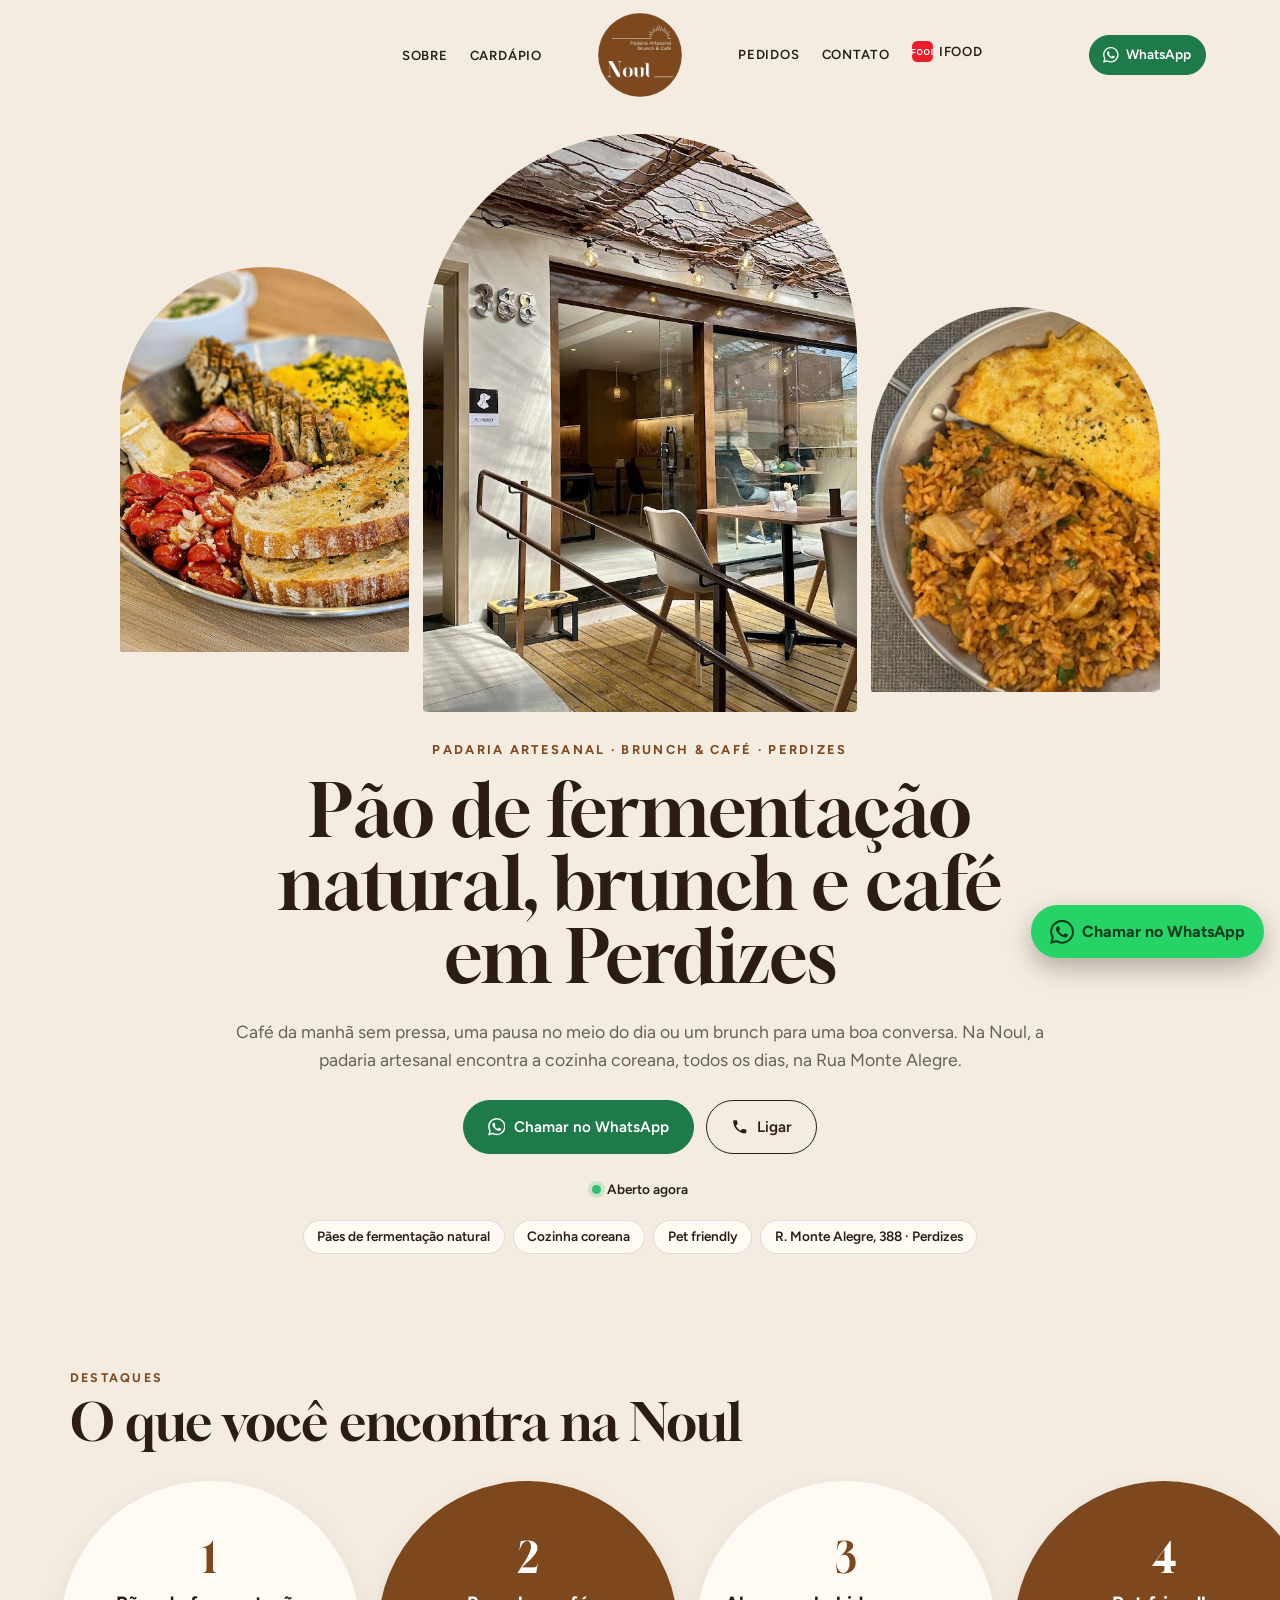
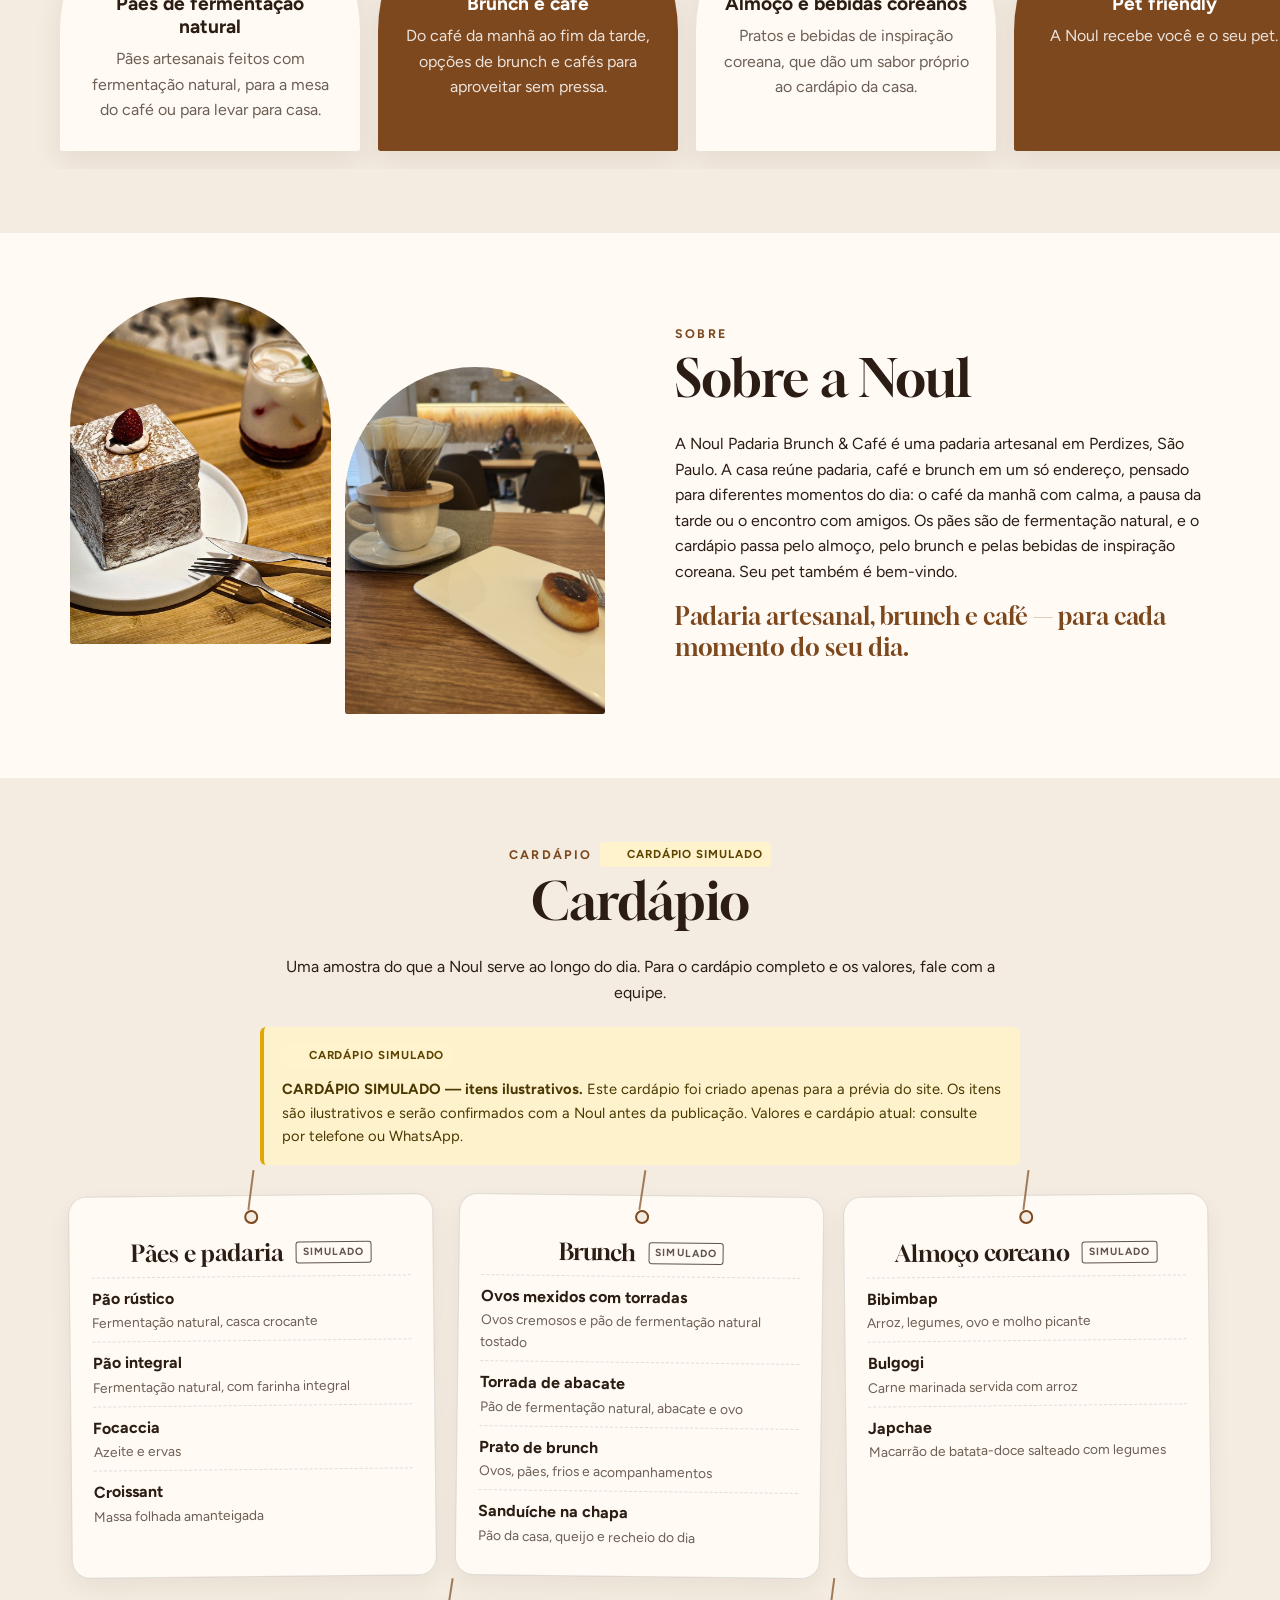
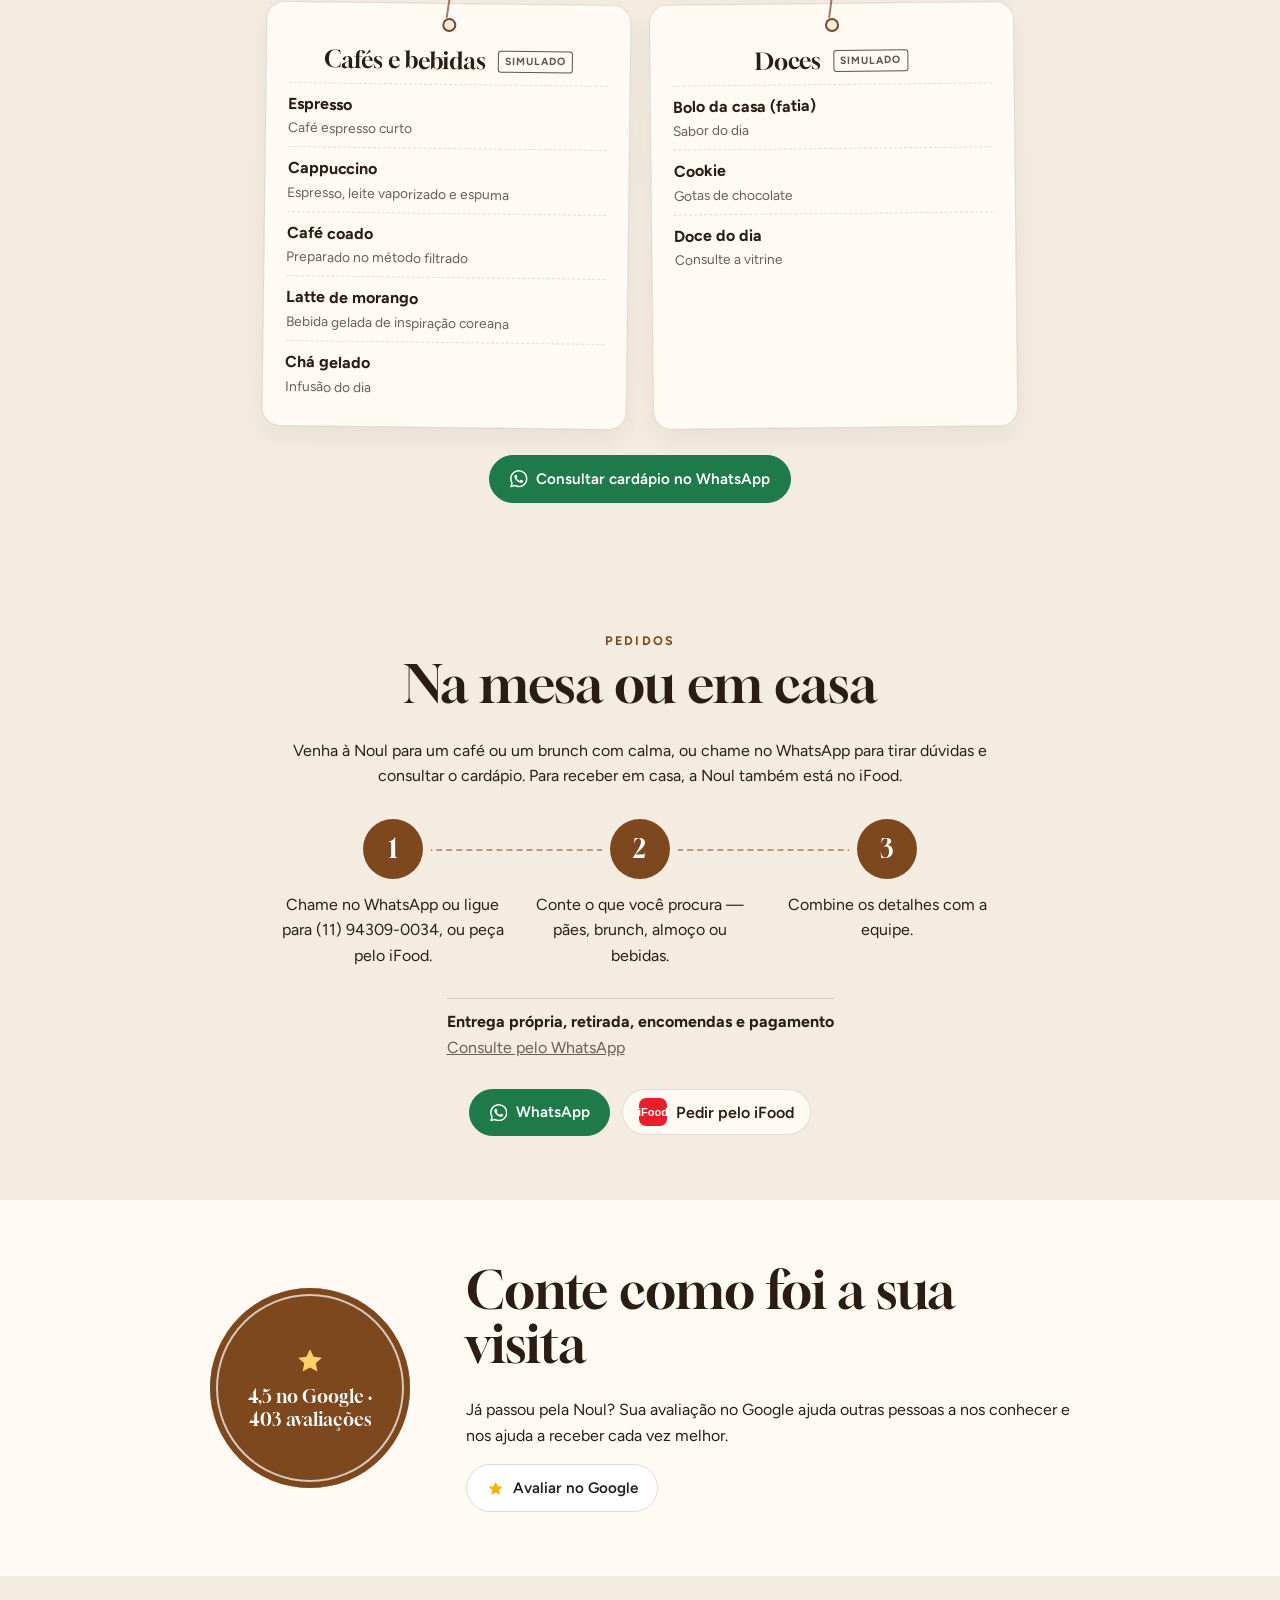
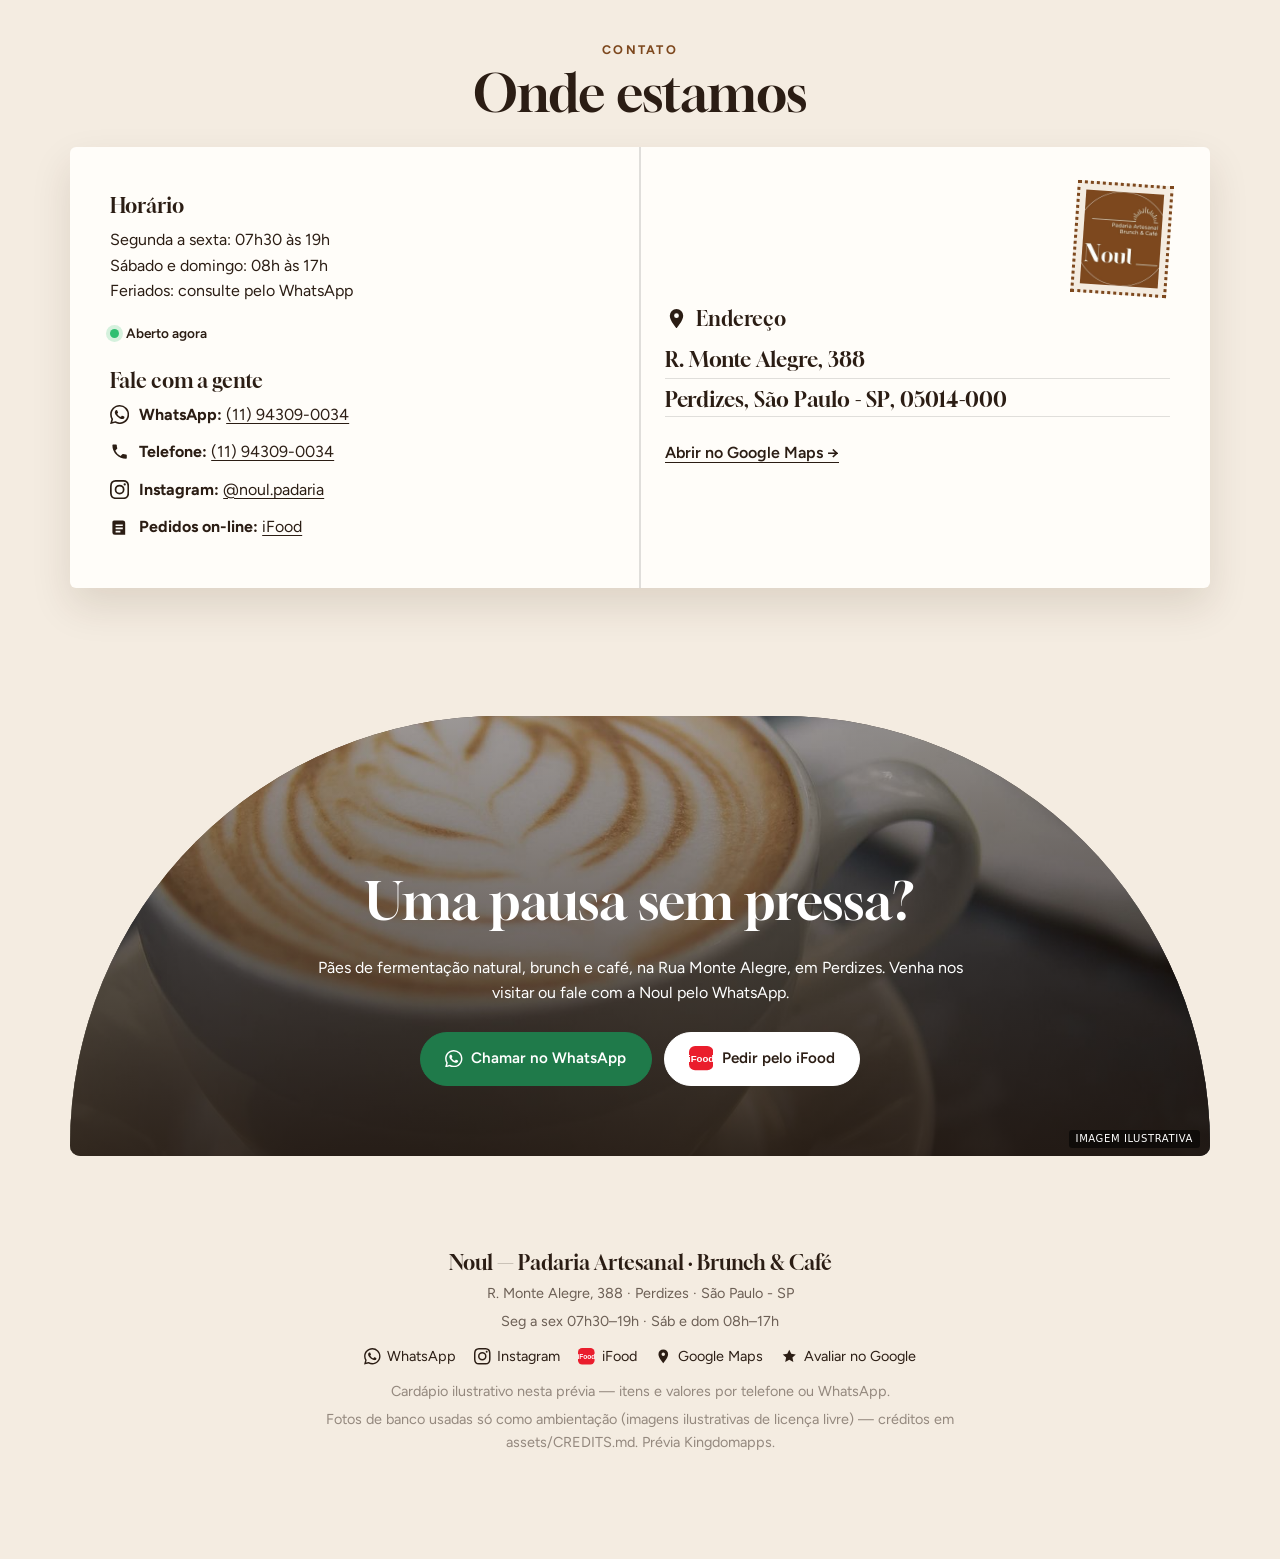
<file: v2/index.html>
<!DOCTYPE html>
<html lang="pt-BR">
<head>
<meta charset="UTF-8" />
<meta name="viewport" content="width=device-width, initial-scale=1" />
<meta name="robots" content="noindex, nofollow" />
<title>Noul Padaria Brunch &amp;amp; Café | Padaria artesanal em Perdizes, São Paulo</title>
<meta name="description" content="Padaria artesanal em Perdizes, na Rua Monte Alegre. Pães de fermentação natural, brunch, café e almoço com cozinha coreana. Pet friendly. Chame a Noul no WhatsApp ou peça pelo iFood." />
<meta name="theme-color" content="#2b1d14" />
<link rel="preconnect" href="https://fonts.googleapis.com" />
<link rel="preconnect" href="https://fonts.gstatic.com" crossorigin />
<link rel="stylesheet" href="https://fonts.googleapis.com/css2?family=Gloock&family=Figtree:wght@400;500;600;700&display=swap" />
<link rel="stylesheet" href="../assets/core.css" />
<link rel="stylesheet" href="../assets/E08.css" />
<style>:root{--brand:#7d481e;--brand2:#f4ece1;--brand-ink:#2b1d14}</style>
</head>
<body class="est-E08" data-hours='{"0": [[8, 17]], "1": [[7.5, 19]], "2": [[7.5, 19]], "3": [[7.5, 19]], "4": [[7.5, 19]], "5": [[7.5, 19]], "6": [[8, 17]]}' data-hours-unknown='[]'>
<!-- Kingdomapps · estrutura E08 (Arcos da vitrine) · v2 · copy: copy.md -->
<a class="skip" href="#conteudo">Pular para o conteúdo</a>
<header class="site-header e8-header" id="header">
  <div class="wrap e8-head">
    <nav class="site-nav e8-nav" id="site-nav" aria-label="Principal"><ul class="e8-nav-l"><li><a href="#sobre">Sobre</a></li><li><a href="#cardapio">Cardápio</a></li></ul><ul class="e8-nav-r"><li><a href="#entrega">Pedidos</a></li><li><a href="#contato">Contato</a></li><li class="nav-ifood"><a href="https://www.ifood.com.br/delivery/sao-paulo-sp/noul-padaria--brunch-cafe-perdizes/4e715f9f-adef-4127-b27d-53e1083e1976" target="_blank" rel="noopener"><svg viewBox="0 0 24 24" aria-hidden="true" focusable="false"><rect width="24" height="24" rx="6" fill="#ea1d2c"/><text x="12" y="15.6" text-anchor="middle" font-family="Arial,Helvetica,sans-serif" font-weight="700" font-size="9.5" fill="#fff">iFood</text></svg><span>iFood</span></a></li></ul></nav>
    <a class="brand e8-brand" href="#topo" aria-label="Noul — início"><img class="brand-logo e8-logo" src="../assets/img/logo.jpg" width="400" height="400" alt="Logotipo Noul — Padaria Artesanal, Brunch &amp; Café" /></a>
    <a class="btn btn-wa btn-sm header-cta" href="https://wa.me/5511943090034?text=Ol%C3%A1%21%20Vim%20pelo%20site%20da%20Noul%20e%20gostaria%20de%20mais%20informa%C3%A7%C3%B5es." target="_blank" rel="noopener"><svg viewBox="0 0 24 24" aria-hidden="true" focusable="false"><path fill="currentColor" d="M17.47 14.38c-.3-.15-1.76-.87-2.03-.97-.27-.1-.47-.15-.67.15-.2.3-.77.97-.94 1.16-.17.2-.35.22-.64.07-.3-.15-1.26-.46-2.39-1.47-.88-.79-1.48-1.76-1.65-2.06-.17-.3-.02-.46.13-.6.13-.14.3-.35.45-.52.15-.17.2-.3.3-.5.1-.2.05-.37-.03-.52-.07-.15-.67-1.61-.92-2.2-.24-.58-.49-.5-.67-.51h-.57c-.2 0-.52.07-.8.37-.27.3-1.04 1.02-1.04 2.48s1.07 2.88 1.21 3.07c.15.2 2.1 3.2 5.08 4.49.71.31 1.26.49 1.7.63.71.22 1.36.19 1.87.12.57-.09 1.76-.72 2-1.41.25-.7.25-1.29.18-1.41-.08-.13-.27-.2-.57-.35zM12.05 21.78a9.87 9.87 0 0 1-5.03-1.38l-.36-.21-3.74.98 1-3.65-.24-.37a9.86 9.86 0 0 1-1.51-5.26c0-5.45 4.44-9.88 9.89-9.88 2.64 0 5.12 1.03 6.99 2.9a9.83 9.83 0 0 1 2.89 6.99c0 5.45-4.44 9.88-9.89 9.88zm8.41-18.3A11.82 11.82 0 0 0 12.05 0C5.5 0 .16 5.34.16 11.89c0 2.1.55 4.14 1.59 5.95L.06 24l6.3-1.65a11.88 11.88 0 0 0 5.69 1.45c6.55 0 11.89-5.34 11.89-11.89 0-3.18-1.24-6.17-3.48-8.41z"/></svg><span>WhatsApp</span></a>
    <button class="nav-toggle" type="button" aria-expanded="false" aria-controls="site-nav"><span class="sr-only">Abrir menu</span><span class="bars" aria-hidden="true"></span></button>
  </div>
</header>
<main id="conteudo">
<section class="e8-hero" id="topo" aria-labelledby="hero-title">
  <div class="wrap">
    <div class="e8-arches"><figure class="e8-arch e8-arch-s1"><img src="../assets/img/fotos-foto-2.jpg" width="1099" height="1366" alt="Prato de brunch com ovos mexidos, fatias de pão tostado, tomates e acompanhamentos" loading="lazy" decoding="async" /></figure><figure class="e8-arch e8-arch-main"><img src="../assets/img/fotos-foto-1.jpg" width="1200" height="900" alt="Fachada da Noul, com deck de madeira, mesas ao ar livre e varal de luzes" fetchpriority="high" /></figure><figure class="e8-arch e8-arch-s2"><img src="../assets/img/fotos-foto-4.jpg" width="1200" height="1600" alt="Arroz salteado com omelete servido na frigideira" loading="lazy" decoding="async" /></figure></div>
    <div class="e8-hero-text">
      <p class="e8-eyebrow">Padaria Artesanal · Brunch &amp; Café · Perdizes</p>
      <h1 id="hero-title">Pão de fermentação natural, brunch e café em Perdizes</h1>
      <p class="e8-lead">Café da manhã sem pressa, uma pausa no meio do dia ou um brunch para uma boa conversa. Na Noul, a padaria artesanal encontra a cozinha coreana, todos os dias, na Rua Monte Alegre.</p>
      <div class="hero-ctas"><a class="btn btn-wa btn-lg" href="https://wa.me/5511943090034?text=Ol%C3%A1%21%20Vim%20pelo%20site%20da%20Noul%20e%20gostaria%20de%20mais%20informa%C3%A7%C3%B5es." target="_blank" rel="noopener"><svg viewBox="0 0 24 24" aria-hidden="true" focusable="false"><path fill="currentColor" d="M17.47 14.38c-.3-.15-1.76-.87-2.03-.97-.27-.1-.47-.15-.67.15-.2.3-.77.97-.94 1.16-.17.2-.35.22-.64.07-.3-.15-1.26-.46-2.39-1.47-.88-.79-1.48-1.76-1.65-2.06-.17-.3-.02-.46.13-.6.13-.14.3-.35.45-.52.15-.17.2-.3.3-.5.1-.2.05-.37-.03-.52-.07-.15-.67-1.61-.92-2.2-.24-.58-.49-.5-.67-.51h-.57c-.2 0-.52.07-.8.37-.27.3-1.04 1.02-1.04 2.48s1.07 2.88 1.21 3.07c.15.2 2.1 3.2 5.08 4.49.71.31 1.26.49 1.7.63.71.22 1.36.19 1.87.12.57-.09 1.76-.72 2-1.41.25-.7.25-1.29.18-1.41-.08-.13-.27-.2-.57-.35zM12.05 21.78a9.87 9.87 0 0 1-5.03-1.38l-.36-.21-3.74.98 1-3.65-.24-.37a9.86 9.86 0 0 1-1.51-5.26c0-5.45 4.44-9.88 9.89-9.88 2.64 0 5.12 1.03 6.99 2.9a9.83 9.83 0 0 1 2.89 6.99c0 5.45-4.44 9.88-9.89 9.88zm8.41-18.3A11.82 11.82 0 0 0 12.05 0C5.5 0 .16 5.34.16 11.89c0 2.1.55 4.14 1.59 5.95L.06 24l6.3-1.65a11.88 11.88 0 0 0 5.69 1.45c6.55 0 11.89-5.34 11.89-11.89 0-3.18-1.24-6.17-3.48-8.41z"/></svg><span>Chamar no WhatsApp</span></a><a class="btn btn-ghost btn-lg btn-tel" href="tel:+5511943090034"><svg viewBox="0 0 24 24" aria-hidden="true" focusable="false"><path fill="currentColor" d="M6.6 10.8a15.1 15.1 0 0 0 6.6 6.6l2.2-2.2a1 1 0 0 1 1-.25 11.4 11.4 0 0 0 3.6.57 1 1 0 0 1 1 1V20a1 1 0 0 1-1 1A17 17 0 0 1 3 4a1 1 0 0 1 1-1h3.5a1 1 0 0 1 1 1c0 1.25.2 2.45.57 3.57a1 1 0 0 1-.25 1z"/></svg><span>Ligar</span></a></div>
      <p class="open-badge" data-open-badge hidden></p>
      <ul class="e8-chips"><li>Pães de fermentação natural</li><li>Cozinha coreana</li><li>Pet friendly</li><li>R. Monte Alegre, 388 · Perdizes</li></ul>
    </div>
  </div>
</section>
<section class="e8-sec" id="destaques" aria-labelledby="dest-title">
  <div class="wrap"><p class="e8-kicker">Destaques</p><h2 id="dest-title">O que você encontra na Noul</h2></div>
  <ul class="e8-track" tabindex="0" aria-label="Destaques — role para o lado"><li class="e8-card"><span class="e8-card-n" aria-hidden="true">1</span><h3>Pães de fermentação natural</h3><p>Pães artesanais feitos com fermentação natural, para a mesa do café ou para levar para casa.</p></li><li class="e8-card"><span class="e8-card-n" aria-hidden="true">2</span><h3>Brunch e café</h3><p>Do café da manhã ao fim da tarde, opções de brunch e cafés para aproveitar sem pressa.</p></li><li class="e8-card"><span class="e8-card-n" aria-hidden="true">3</span><h3>Almoço e bebidas coreanos</h3><p>Pratos e bebidas de inspiração coreana, que dão um sabor próprio ao cardápio da casa.</p></li><li class="e8-card"><span class="e8-card-n" aria-hidden="true">4</span><h3>Pet friendly</h3><p>A Noul recebe você e o seu pet.</p></li></ul>
</section>
<section class="e8-sec e8-about" id="sobre" aria-labelledby="sobre-title">
  <div class="wrap e8-about-grid">
    <div class="e8-pair"><figure class="e8-arch e8-arch-p1"><img src="../assets/img/fotos-foto-3.jpg" width="1200" height="1200" alt="Doce em camadas com morango e bebida gelada servidos à mesa" loading="lazy" decoding="async" /></figure><figure class="e8-arch e8-arch-p2"><img src="../assets/img/fotos-foto-5.jpg" width="1200" height="1600" alt="Café coado na xícara e doce no prato, com o salão da Noul ao fundo" loading="lazy" decoding="async" /></figure></div>
    <div><p class="e8-kicker">Sobre</p><h2 id="sobre-title">Sobre a Noul</h2><p>A Noul Padaria Brunch &amp; Café é uma padaria artesanal em Perdizes, São Paulo. A casa reúne padaria, café e brunch em um só endereço, pensado para diferentes momentos do dia: o café da manhã com calma, a pausa da tarde ou o encontro com amigos. Os pães são de fermentação natural, e o cardápio passa pelo almoço, pelo brunch e pelas bebidas de inspiração coreana. Seu pet também é bem-vindo.</p><p class="e8-apoio">Padaria artesanal, brunch e café — para cada momento do seu dia.</p></div>
  </div>
</section>
<section class="e8-sec e8-menu" id="cardapio" aria-labelledby="menu-title">
  <div class="wrap">
    <div class="e8-center"><p class="e8-kicker">Cardápio <span class="sim-badge">Cardápio simulado</span></p><h2 id="menu-title">Cardápio</h2><p>Uma amostra do que a Noul serve ao longo do dia. Para o cardápio completo e os valores, fale com a equipe.</p></div>
    <div class="sim-notice e8-notice" role="note"><span class="sim-badge">Cardápio simulado</span><p><strong>CARDÁPIO SIMULADO — itens ilustrativos.</strong> Este cardápio foi criado apenas para a prévia do site. Os itens são ilustrativos e serão confirmados com a Noul antes da publicação. Valores e cardápio atual: consulte por telefone ou WhatsApp.</p></div>
    <div class="e8-tags"><div class="e8-tag"><span class="e8-hole" aria-hidden="true"></span><h3>Pães e padaria <span class="sim-tag">Simulado</span></h3><ul><li><span class="e8-dish">Pão rústico</span><span class="e8-desc">Fermentação natural, casca crocante</span></li><li><span class="e8-dish">Pão integral</span><span class="e8-desc">Fermentação natural, com farinha integral</span></li><li><span class="e8-dish">Focaccia</span><span class="e8-desc">Azeite e ervas</span></li><li><span class="e8-dish">Croissant</span><span class="e8-desc">Massa folhada amanteigada</span></li></ul></div><div class="e8-tag"><span class="e8-hole" aria-hidden="true"></span><h3>Brunch <span class="sim-tag">Simulado</span></h3><ul><li><span class="e8-dish">Ovos mexidos com torradas</span><span class="e8-desc">Ovos cremosos e pão de fermentação natural tostado</span></li><li><span class="e8-dish">Torrada de abacate</span><span class="e8-desc">Pão de fermentação natural, abacate e ovo</span></li><li><span class="e8-dish">Prato de brunch</span><span class="e8-desc">Ovos, pães, frios e acompanhamentos</span></li><li><span class="e8-dish">Sanduíche na chapa</span><span class="e8-desc">Pão da casa, queijo e recheio do dia</span></li></ul></div><div class="e8-tag"><span class="e8-hole" aria-hidden="true"></span><h3>Almoço coreano <span class="sim-tag">Simulado</span></h3><ul><li><span class="e8-dish">Bibimbap</span><span class="e8-desc">Arroz, legumes, ovo e molho picante</span></li><li><span class="e8-dish">Bulgogi</span><span class="e8-desc">Carne marinada servida com arroz</span></li><li><span class="e8-dish">Japchae</span><span class="e8-desc">Macarrão de batata-doce salteado com legumes</span></li></ul></div><div class="e8-tag"><span class="e8-hole" aria-hidden="true"></span><h3>Cafés e bebidas <span class="sim-tag">Simulado</span></h3><ul><li><span class="e8-dish">Espresso</span><span class="e8-desc">Café espresso curto</span></li><li><span class="e8-dish">Cappuccino</span><span class="e8-desc">Espresso, leite vaporizado e espuma</span></li><li><span class="e8-dish">Café coado</span><span class="e8-desc">Preparado no método filtrado</span></li><li><span class="e8-dish">Latte de morango</span><span class="e8-desc">Bebida gelada de inspiração coreana</span></li><li><span class="e8-dish">Chá gelado</span><span class="e8-desc">Infusão do dia</span></li></ul></div><div class="e8-tag"><span class="e8-hole" aria-hidden="true"></span><h3>Doces <span class="sim-tag">Simulado</span></h3><ul><li><span class="e8-dish">Bolo da casa (fatia)</span><span class="e8-desc">Sabor do dia</span></li><li><span class="e8-dish">Cookie</span><span class="e8-desc">Gotas de chocolate</span></li><li><span class="e8-dish">Doce do dia</span><span class="e8-desc">Consulte a vitrine</span></li></ul></div></div>
    <div class="e8-center"><a class="btn btn-wa" href="https://wa.me/5511943090034?text=Ol%C3%A1%21%20Vim%20pelo%20site%20da%20Noul%20e%20gostaria%20de%20mais%20informa%C3%A7%C3%B5es." target="_blank" rel="noopener"><svg viewBox="0 0 24 24" aria-hidden="true" focusable="false"><path fill="currentColor" d="M17.47 14.38c-.3-.15-1.76-.87-2.03-.97-.27-.1-.47-.15-.67.15-.2.3-.77.97-.94 1.16-.17.2-.35.22-.64.07-.3-.15-1.26-.46-2.39-1.47-.88-.79-1.48-1.76-1.65-2.06-.17-.3-.02-.46.13-.6.13-.14.3-.35.45-.52.15-.17.2-.3.3-.5.1-.2.05-.37-.03-.52-.07-.15-.67-1.61-.92-2.2-.24-.58-.49-.5-.67-.51h-.57c-.2 0-.52.07-.8.37-.27.3-1.04 1.02-1.04 2.48s1.07 2.88 1.21 3.07c.15.2 2.1 3.2 5.08 4.49.71.31 1.26.49 1.7.63.71.22 1.36.19 1.87.12.57-.09 1.76-.72 2-1.41.25-.7.25-1.29.18-1.41-.08-.13-.27-.2-.57-.35zM12.05 21.78a9.87 9.87 0 0 1-5.03-1.38l-.36-.21-3.74.98 1-3.65-.24-.37a9.86 9.86 0 0 1-1.51-5.26c0-5.45 4.44-9.88 9.89-9.88 2.64 0 5.12 1.03 6.99 2.9a9.83 9.83 0 0 1 2.89 6.99c0 5.45-4.44 9.88-9.89 9.88zm8.41-18.3A11.82 11.82 0 0 0 12.05 0C5.5 0 .16 5.34.16 11.89c0 2.1.55 4.14 1.59 5.95L.06 24l6.3-1.65a11.88 11.88 0 0 0 5.69 1.45c6.55 0 11.89-5.34 11.89-11.89 0-3.18-1.24-6.17-3.48-8.41z"/></svg><span>Consultar cardápio no WhatsApp</span></a></div>
  </div>
</section>
<section class="e8-sec" id="entrega" aria-labelledby="ent-title">
  <div class="wrap e8-center">
    <p class="e8-kicker">Pedidos</p><h2 id="ent-title">Na mesa ou em casa</h2><p>Venha à Noul para um café ou um brunch com calma, ou chame no WhatsApp para tirar dúvidas e consultar o cardápio. Para receber em casa, a Noul também está no iFood.</p>
    <ol class="e8-dots"><li><span class="e8-dot">1</span><p>Chame no WhatsApp ou ligue para (11) 94309-0034, ou peça pelo iFood.</p></li><li><span class="e8-dot">2</span><p>Conte o que você procura — pães, brunch, almoço ou bebidas.</p></li><li><span class="e8-dot">3</span><p>Combine os detalhes com a equipe.</p></li></ol>
    <dl class="e8-kv"><div><dt>Entrega própria, retirada, encomendas e pagamento</dt><dd><a href="https://wa.me/5511943090034?text=Ol%C3%A1%21%20Vim%20pelo%20site%20da%20Noul%20e%20gostaria%20de%20mais%20informa%C3%A7%C3%B5es." target="_blank" rel="noopener">Consulte pelo WhatsApp</a></dd></div></dl>
    <div class="order-links"><a class="btn btn-wa" href="https://wa.me/5511943090034?text=Ol%C3%A1%21%20Vim%20pelo%20site%20da%20Noul%20e%20gostaria%20de%20mais%20informa%C3%A7%C3%B5es." target="_blank" rel="noopener"><svg viewBox="0 0 24 24" aria-hidden="true" focusable="false"><path fill="currentColor" d="M17.47 14.38c-.3-.15-1.76-.87-2.03-.97-.27-.1-.47-.15-.67.15-.2.3-.77.97-.94 1.16-.17.2-.35.22-.64.07-.3-.15-1.26-.46-2.39-1.47-.88-.79-1.48-1.76-1.65-2.06-.17-.3-.02-.46.13-.6.13-.14.3-.35.45-.52.15-.17.2-.3.3-.5.1-.2.05-.37-.03-.52-.07-.15-.67-1.61-.92-2.2-.24-.58-.49-.5-.67-.51h-.57c-.2 0-.52.07-.8.37-.27.3-1.04 1.02-1.04 2.48s1.07 2.88 1.21 3.07c.15.2 2.1 3.2 5.08 4.49.71.31 1.26.49 1.7.63.71.22 1.36.19 1.87.12.57-.09 1.76-.72 2-1.41.25-.7.25-1.29.18-1.41-.08-.13-.27-.2-.57-.35zM12.05 21.78a9.87 9.87 0 0 1-5.03-1.38l-.36-.21-3.74.98 1-3.65-.24-.37a9.86 9.86 0 0 1-1.51-5.26c0-5.45 4.44-9.88 9.89-9.88 2.64 0 5.12 1.03 6.99 2.9a9.83 9.83 0 0 1 2.89 6.99c0 5.45-4.44 9.88-9.89 9.88zm8.41-18.3A11.82 11.82 0 0 0 12.05 0C5.5 0 .16 5.34.16 11.89c0 2.1.55 4.14 1.59 5.95L.06 24l6.3-1.65a11.88 11.88 0 0 0 5.69 1.45c6.55 0 11.89-5.34 11.89-11.89 0-3.18-1.24-6.17-3.48-8.41z"/></svg><span>WhatsApp</span></a><a class="app-link app-ifood" href="https://www.ifood.com.br/delivery/sao-paulo-sp/noul-padaria--brunch-cafe-perdizes/4e715f9f-adef-4127-b27d-53e1083e1976" target="_blank" rel="noopener"><svg viewBox="0 0 24 24" aria-hidden="true" focusable="false"><rect width="24" height="24" rx="6" fill="#ea1d2c"/><text x="12" y="15.6" text-anchor="middle" font-family="Arial,Helvetica,sans-serif" font-weight="700" font-size="9.5" fill="#fff">iFood</text></svg><span>Pedir pelo iFood</span></a></div>
  </div>
</section>
<section class="e8-sec e8-review" id="avaliar" aria-labelledby="av-title">
  <div class="wrap e8-review-grid">
    <div class="e8-seal" aria-hidden="false"><p class="selo"><svg viewBox="0 0 24 24" aria-hidden="true" focusable="false"><path fill="currentColor" d="M12 2.5l2.9 6 6.6.8-4.9 4.5 1.3 6.5L12 17.1l-5.9 3.2 1.3-6.5L2.5 9.3l6.6-.8z"/></svg><span>4,5 no Google · 403 avaliações</span></p></div>
    <div><h2 id="av-title">Conte como foi a sua visita</h2><p>Já passou pela Noul? Sua avaliação no Google ajuda outras pessoas a nos conhecer e nos ajuda a receber cada vez melhor.</p><a class="btn btn-review" href="https://search.google.com/local/writereview?placeid=ChIJUYwgIgBZzpQRkd9vNwceDNU" target="_blank" rel="noopener"><svg viewBox="0 0 24 24" aria-hidden="true" focusable="false"><path fill="currentColor" d="M12 2.5l2.9 6 6.6.8-4.9 4.5 1.3 6.5L12 17.1l-5.9 3.2 1.3-6.5L2.5 9.3l6.6-.8z"/></svg><span>Avaliar no Google</span></a></div>
  </div>
</section>
<section class="e8-sec" id="contato" aria-labelledby="ct-title">
  <div class="wrap">
    <div class="e8-center"><p class="e8-kicker">Contato</p><h2 id="ct-title">Onde estamos</h2></div>
    <div class="e8-postcard">
      <div class="e8-pc-left"><div class="ct-card ct-hours"><h3>Horário</h3><p>Segunda a sexta: 07h30 às 19h<br />Sábado e domingo: 08h às 17h<br />Feriados: consulte pelo WhatsApp</p><p class="open-badge" data-open-badge hidden></p></div><div class="ct-card"><h3>Fale com a gente</h3><ul class="ct-list"><li><svg viewBox="0 0 24 24" aria-hidden="true" focusable="false"><path fill="currentColor" d="M17.47 14.38c-.3-.15-1.76-.87-2.03-.97-.27-.1-.47-.15-.67.15-.2.3-.77.97-.94 1.16-.17.2-.35.22-.64.07-.3-.15-1.26-.46-2.39-1.47-.88-.79-1.48-1.76-1.65-2.06-.17-.3-.02-.46.13-.6.13-.14.3-.35.45-.52.15-.17.2-.3.3-.5.1-.2.05-.37-.03-.52-.07-.15-.67-1.61-.92-2.2-.24-.58-.49-.5-.67-.51h-.57c-.2 0-.52.07-.8.37-.27.3-1.04 1.02-1.04 2.48s1.07 2.88 1.21 3.07c.15.2 2.1 3.2 5.08 4.49.71.31 1.26.49 1.7.63.71.22 1.36.19 1.87.12.57-.09 1.76-.72 2-1.41.25-.7.25-1.29.18-1.41-.08-.13-.27-.2-.57-.35zM12.05 21.78a9.87 9.87 0 0 1-5.03-1.38l-.36-.21-3.74.98 1-3.65-.24-.37a9.86 9.86 0 0 1-1.51-5.26c0-5.45 4.44-9.88 9.89-9.88 2.64 0 5.12 1.03 6.99 2.9a9.83 9.83 0 0 1 2.89 6.99c0 5.45-4.44 9.88-9.89 9.88zm8.41-18.3A11.82 11.82 0 0 0 12.05 0C5.5 0 .16 5.34.16 11.89c0 2.1.55 4.14 1.59 5.95L.06 24l6.3-1.65a11.88 11.88 0 0 0 5.69 1.45c6.55 0 11.89-5.34 11.89-11.89 0-3.18-1.24-6.17-3.48-8.41z"/></svg><span><strong>WhatsApp:</strong> <a href="https://wa.me/5511943090034?text=Ol%C3%A1%21%20Vim%20pelo%20site%20da%20Noul%20e%20gostaria%20de%20mais%20informa%C3%A7%C3%B5es." target="_blank" rel="noopener">(11) 94309-0034</a></span></li><li><svg viewBox="0 0 24 24" aria-hidden="true" focusable="false"><path fill="currentColor" d="M6.6 10.8a15.1 15.1 0 0 0 6.6 6.6l2.2-2.2a1 1 0 0 1 1-.25 11.4 11.4 0 0 0 3.6.57 1 1 0 0 1 1 1V20a1 1 0 0 1-1 1A17 17 0 0 1 3 4a1 1 0 0 1 1-1h3.5a1 1 0 0 1 1 1c0 1.25.2 2.45.57 3.57a1 1 0 0 1-.25 1z"/></svg><span><strong>Telefone:</strong> <a href="tel:+5511943090034">(11) 94309-0034</a></span></li><li><svg viewBox="0 0 24 24" aria-hidden="true" focusable="false"><path fill="currentColor" d="M12 2.2c3.2 0 3.58.01 4.85.07 3.25.15 4.77 1.69 4.92 4.92.06 1.27.07 1.65.07 4.85s-.01 3.58-.07 4.85c-.15 3.23-1.66 4.77-4.92 4.92-1.27.06-1.65.07-4.85.07s-3.58-.01-4.85-.07c-3.26-.15-4.77-1.7-4.92-4.92C2.17 15.58 2.16 15.2 2.16 12s.01-3.58.07-4.85C2.38 3.92 3.9 2.38 7.15 2.23 8.42 2.17 8.8 2.16 12 2.16zM12 0C8.74 0 8.33.01 7.05.07 2.7.27.27 2.69.07 7.05.01 8.33 0 8.74 0 12s.01 3.67.07 4.95c.2 4.36 2.62 6.78 6.98 6.98C8.33 23.99 8.74 24 12 24s3.67-.01 4.95-.07c4.35-.2 6.78-2.62 6.98-6.98.06-1.28.07-1.69.07-4.95s-.01-3.67-.07-4.95c-.2-4.35-2.62-6.78-6.98-6.98C15.67.01 15.26 0 12 0zm0 5.84a6.16 6.16 0 1 0 0 12.32 6.16 6.16 0 0 0 0-12.32zM12 16a4 4 0 1 1 0-8 4 4 0 0 1 0 8zm6.4-11.85a1.44 1.44 0 1 0 0 2.88 1.44 1.44 0 0 0 0-2.88z"/></svg><span><strong>Instagram:</strong> <a href="https://instagram.com/noul.padaria" target="_blank" rel="noopener">@noul.padaria</a></span></li><li><svg viewBox="0 0 24 24" aria-hidden="true" focusable="false"><path fill="currentColor" d="M5 3h11a3 3 0 0 1 3 3v15H6a3 3 0 0 1-3-3V5a2 2 0 0 1 2-2zm2 5v2h9V8H7zm0 4v2h9v-2H7zm0 4v2h6v-2H7z"/></svg><span><strong>Pedidos on-line:</strong> <a href="https://www.ifood.com.br/delivery/sao-paulo-sp/noul-padaria--brunch-cafe-perdizes/4e715f9f-adef-4127-b27d-53e1083e1976" target="_blank" rel="noopener">iFood</a></span></li></ul></div></div>
      <div class="e8-pc-right"><div class="e8-stamp"><img class="e8-stamp-img" src="../assets/img/logo.jpg" width="400" height="400" alt="Logotipo Noul — Padaria Artesanal, Brunch &amp; Café" /></div><div class="ct-card ct-addr"><h3><svg viewBox="0 0 24 24" aria-hidden="true" focusable="false"><path fill="currentColor" d="M12 2a7 7 0 0 0-7 7c0 5.25 7 13 7 13s7-7.75 7-13a7 7 0 0 0-7-7zm0 9.5a2.5 2.5 0 1 1 0-5 2.5 2.5 0 0 1 0 5z"/></svg><span>Endereço</span></h3><p>R. Monte Alegre, 388<br />Perdizes, São Paulo - SP, 05014-000</p><a class="text-link" href="https://www.google.com/maps/place/?q=place_id:ChIJUYwgIgBZzpQRkd9vNwceDNU" target="_blank" rel="noopener">Abrir no Google Maps →</a></div></div>
    </div>
  </div>
</section>
<section class="e8-sec cta-final" id="cta-final" aria-labelledby="cta-title">
  <div class="wrap"><div class="e8-cta"><div class="amb amb-cta" style="--amb:url('../assets/img/ambiente-latte-art.jpg')" aria-hidden="true"><span class="amb-tag">Imagem ilustrativa</span></div>
    <div class="e8-cta-inner"><h2 id="cta-title">Uma pausa sem pressa?</h2><p>Pães de fermentação natural, brunch e café, na Rua Monte Alegre, em Perdizes. Venha nos visitar ou fale com a Noul pelo WhatsApp.</p><div class="hero-ctas"><a class="btn btn-wa btn-lg" href="https://wa.me/5511943090034?text=Ol%C3%A1%21%20Vim%20pelo%20site%20da%20Noul%20e%20gostaria%20de%20mais%20informa%C3%A7%C3%B5es." target="_blank" rel="noopener"><svg viewBox="0 0 24 24" aria-hidden="true" focusable="false"><path fill="currentColor" d="M17.47 14.38c-.3-.15-1.76-.87-2.03-.97-.27-.1-.47-.15-.67.15-.2.3-.77.97-.94 1.16-.17.2-.35.22-.64.07-.3-.15-1.26-.46-2.39-1.47-.88-.79-1.48-1.76-1.65-2.06-.17-.3-.02-.46.13-.6.13-.14.3-.35.45-.52.15-.17.2-.3.3-.5.1-.2.05-.37-.03-.52-.07-.15-.67-1.61-.92-2.2-.24-.58-.49-.5-.67-.51h-.57c-.2 0-.52.07-.8.37-.27.3-1.04 1.02-1.04 2.48s1.07 2.88 1.21 3.07c.15.2 2.1 3.2 5.08 4.49.71.31 1.26.49 1.7.63.71.22 1.36.19 1.87.12.57-.09 1.76-.72 2-1.41.25-.7.25-1.29.18-1.41-.08-.13-.27-.2-.57-.35zM12.05 21.78a9.87 9.87 0 0 1-5.03-1.38l-.36-.21-3.74.98 1-3.65-.24-.37a9.86 9.86 0 0 1-1.51-5.26c0-5.45 4.44-9.88 9.89-9.88 2.64 0 5.12 1.03 6.99 2.9a9.83 9.83 0 0 1 2.89 6.99c0 5.45-4.44 9.88-9.89 9.88zm8.41-18.3A11.82 11.82 0 0 0 12.05 0C5.5 0 .16 5.34.16 11.89c0 2.1.55 4.14 1.59 5.95L.06 24l6.3-1.65a11.88 11.88 0 0 0 5.69 1.45c6.55 0 11.89-5.34 11.89-11.89 0-3.18-1.24-6.17-3.48-8.41z"/></svg><span>Chamar no WhatsApp</span></a><a class="btn btn-ghost btn-lg btn-ifood" href="https://www.ifood.com.br/delivery/sao-paulo-sp/noul-padaria--brunch-cafe-perdizes/4e715f9f-adef-4127-b27d-53e1083e1976" target="_blank" rel="noopener"><svg viewBox="0 0 24 24" aria-hidden="true" focusable="false"><rect width="24" height="24" rx="6" fill="#ea1d2c"/><text x="12" y="15.6" text-anchor="middle" font-family="Arial,Helvetica,sans-serif" font-weight="700" font-size="9.5" fill="#fff">iFood</text></svg><span>Pedir pelo iFood</span></a></div></div>
  </div></div>
</section>
</main>
<footer class="site-footer e8-footer">
  <div class="wrap e8-center">
    <p class="f-name">Noul — Padaria Artesanal · Brunch &amp; Café</p><p>R. Monte Alegre, 388 · Perdizes · São Paulo - SP</p><p>Seg a sex 07h30–19h · Sáb e dom 08h–17h</p>
    <nav class="f-links" aria-label="Links"><a href="https://wa.me/5511943090034?text=Ol%C3%A1%21%20Vim%20pelo%20site%20da%20Noul%20e%20gostaria%20de%20mais%20informa%C3%A7%C3%B5es." target="_blank" rel="noopener"><svg viewBox="0 0 24 24" aria-hidden="true" focusable="false"><path fill="currentColor" d="M17.47 14.38c-.3-.15-1.76-.87-2.03-.97-.27-.1-.47-.15-.67.15-.2.3-.77.97-.94 1.16-.17.2-.35.22-.64.07-.3-.15-1.26-.46-2.39-1.47-.88-.79-1.48-1.76-1.65-2.06-.17-.3-.02-.46.13-.6.13-.14.3-.35.45-.52.15-.17.2-.3.3-.5.1-.2.05-.37-.03-.52-.07-.15-.67-1.61-.92-2.2-.24-.58-.49-.5-.67-.51h-.57c-.2 0-.52.07-.8.37-.27.3-1.04 1.02-1.04 2.48s1.07 2.88 1.21 3.07c.15.2 2.1 3.2 5.08 4.49.71.31 1.26.49 1.7.63.71.22 1.36.19 1.87.12.57-.09 1.76-.72 2-1.41.25-.7.25-1.29.18-1.41-.08-.13-.27-.2-.57-.35zM12.05 21.78a9.87 9.87 0 0 1-5.03-1.38l-.36-.21-3.74.98 1-3.65-.24-.37a9.86 9.86 0 0 1-1.51-5.26c0-5.45 4.44-9.88 9.89-9.88 2.64 0 5.12 1.03 6.99 2.9a9.83 9.83 0 0 1 2.89 6.99c0 5.45-4.44 9.88-9.89 9.88zm8.41-18.3A11.82 11.82 0 0 0 12.05 0C5.5 0 .16 5.34.16 11.89c0 2.1.55 4.14 1.59 5.95L.06 24l6.3-1.65a11.88 11.88 0 0 0 5.69 1.45c6.55 0 11.89-5.34 11.89-11.89 0-3.18-1.24-6.17-3.48-8.41z"/></svg><span>WhatsApp</span></a><a href="https://instagram.com/noul.padaria" target="_blank" rel="noopener"><svg viewBox="0 0 24 24" aria-hidden="true" focusable="false"><path fill="currentColor" d="M12 2.2c3.2 0 3.58.01 4.85.07 3.25.15 4.77 1.69 4.92 4.92.06 1.27.07 1.65.07 4.85s-.01 3.58-.07 4.85c-.15 3.23-1.66 4.77-4.92 4.92-1.27.06-1.65.07-4.85.07s-3.58-.01-4.85-.07c-3.26-.15-4.77-1.7-4.92-4.92C2.17 15.58 2.16 15.2 2.16 12s.01-3.58.07-4.85C2.38 3.92 3.9 2.38 7.15 2.23 8.42 2.17 8.8 2.16 12 2.16zM12 0C8.74 0 8.33.01 7.05.07 2.7.27.27 2.69.07 7.05.01 8.33 0 8.74 0 12s.01 3.67.07 4.95c.2 4.36 2.62 6.78 6.98 6.98C8.33 23.99 8.74 24 12 24s3.67-.01 4.95-.07c4.35-.2 6.78-2.62 6.98-6.98.06-1.28.07-1.69.07-4.95s-.01-3.67-.07-4.95c-.2-4.35-2.62-6.78-6.98-6.98C15.67.01 15.26 0 12 0zm0 5.84a6.16 6.16 0 1 0 0 12.32 6.16 6.16 0 0 0 0-12.32zM12 16a4 4 0 1 1 0-8 4 4 0 0 1 0 8zm6.4-11.85a1.44 1.44 0 1 0 0 2.88 1.44 1.44 0 0 0 0-2.88z"/></svg><span>Instagram</span></a><a href="https://www.ifood.com.br/delivery/sao-paulo-sp/noul-padaria--brunch-cafe-perdizes/4e715f9f-adef-4127-b27d-53e1083e1976" target="_blank" rel="noopener"><svg viewBox="0 0 24 24" aria-hidden="true" focusable="false"><rect width="24" height="24" rx="6" fill="#ea1d2c"/><text x="12" y="15.6" text-anchor="middle" font-family="Arial,Helvetica,sans-serif" font-weight="700" font-size="9.5" fill="#fff">iFood</text></svg><span>iFood</span></a><a href="https://www.google.com/maps/place/?q=place_id:ChIJUYwgIgBZzpQRkd9vNwceDNU" target="_blank" rel="noopener"><svg viewBox="0 0 24 24" aria-hidden="true" focusable="false"><path fill="currentColor" d="M12 2a7 7 0 0 0-7 7c0 5.25 7 13 7 13s7-7.75 7-13a7 7 0 0 0-7-7zm0 9.5a2.5 2.5 0 1 1 0-5 2.5 2.5 0 0 1 0 5z"/></svg><span>Google Maps</span></a><a href="https://search.google.com/local/writereview?placeid=ChIJUYwgIgBZzpQRkd9vNwceDNU" target="_blank" rel="noopener"><svg viewBox="0 0 24 24" aria-hidden="true" focusable="false"><path fill="currentColor" d="M12 2.5l2.9 6 6.6.8-4.9 4.5 1.3 6.5L12 17.1l-5.9 3.2 1.3-6.5L2.5 9.3l6.6-.8z"/></svg><span>Avaliar no Google</span></a></nav>
    <p class="f-note">Cardápio ilustrativo nesta prévia — itens e valores por telefone ou WhatsApp.</p>
    <p class="f-credit">Fotos de banco usadas só como ambientação (imagens ilustrativas de licença livre) — créditos em assets/CREDITS.md. Prévia Kingdomapps.</p>
  </div>
</footer>
<a class="wa-float" href="https://wa.me/5511943090034?text=Ol%C3%A1%21%20Vim%20pelo%20site%20da%20Noul%20e%20gostaria%20de%20mais%20informa%C3%A7%C3%B5es." target="_blank" rel="noopener" aria-label="Chamar a Noul no WhatsApp"><svg viewBox="0 0 24 24" aria-hidden="true" focusable="false"><path fill="currentColor" d="M17.47 14.38c-.3-.15-1.76-.87-2.03-.97-.27-.1-.47-.15-.67.15-.2.3-.77.97-.94 1.16-.17.2-.35.22-.64.07-.3-.15-1.26-.46-2.39-1.47-.88-.79-1.48-1.76-1.65-2.06-.17-.3-.02-.46.13-.6.13-.14.3-.35.45-.52.15-.17.2-.3.3-.5.1-.2.05-.37-.03-.52-.07-.15-.67-1.61-.92-2.2-.24-.58-.49-.5-.67-.51h-.57c-.2 0-.52.07-.8.37-.27.3-1.04 1.02-1.04 2.48s1.07 2.88 1.21 3.07c.15.2 2.1 3.2 5.08 4.49.71.31 1.26.49 1.7.63.71.22 1.36.19 1.87.12.57-.09 1.76-.72 2-1.41.25-.7.25-1.29.18-1.41-.08-.13-.27-.2-.57-.35zM12.05 21.78a9.87 9.87 0 0 1-5.03-1.38l-.36-.21-3.74.98 1-3.65-.24-.37a9.86 9.86 0 0 1-1.51-5.26c0-5.45 4.44-9.88 9.89-9.88 2.64 0 5.12 1.03 6.99 2.9a9.83 9.83 0 0 1 2.89 6.99c0 5.45-4.44 9.88-9.89 9.88zm8.41-18.3A11.82 11.82 0 0 0 12.05 0C5.5 0 .16 5.34.16 11.89c0 2.1.55 4.14 1.59 5.95L.06 24l6.3-1.65a11.88 11.88 0 0 0 5.69 1.45c6.55 0 11.89-5.34 11.89-11.89 0-3.18-1.24-6.17-3.48-8.41z"/></svg><span>Chamar no WhatsApp</span></a>
<script src="../assets/site.js" defer></script>
</body>
</html>
</file>
<file: gate.css>
:root {
  --bg: #0f0e0c;
  --card: #1a1815;
  --text: #f4efe6;
  --muted: #9a9084;
  --accent: #c45c3a;
  --line: rgba(200, 180, 160, 0.15);
  --ok: #25d366;
  --font: "Segoe UI", system-ui, -apple-system, sans-serif;
}
*, *::before, *::after { box-sizing: border-box; margin: 0; padding: 0; }
body {
  min-height: 100vh;
  font-family: var(--font);
  background:
    radial-gradient(ellipse at top, rgba(196, 92, 58, 0.18), transparent 50%),
    var(--bg);
  color: var(--text);
  line-height: 1.5;
  -webkit-font-smoothing: antialiased;
}
.shell {
  width: min(100% - 2rem, 1100px);
  margin: 0 auto;
  padding: 2.5rem 0 3rem;
}
.brand-row {
  display: flex; align-items: center; justify-content: space-between;
  gap: 1rem; margin-bottom: 2rem;
}
.brand-row strong { letter-spacing: 0.04em; }
.brand-row span { color: var(--muted); font-size: 0.9rem; }

.lock {
  max-width: 420px;
  margin: 4vh auto 0;
  background: var(--card);
  border: 1px solid var(--line);
  border-radius: 18px;
  padding: 2rem 1.5rem;
  text-align: center;
}
.lock h1 {
  font-size: 1.45rem;
  margin-bottom: 0.5rem;
}
.lock p {
  color: var(--muted);
  font-size: 0.95rem;
  margin-bottom: 1.5rem;
}
.lock label {
  display: block; text-align: left; font-size: 0.8rem;
  color: var(--muted); margin-bottom: 0.4rem;
}
.lock input {
  width: 100%;
  font-size: 1.6rem;
  letter-spacing: 0.4em;
  text-align: center;
  padding: 0.85rem;
  border-radius: 12px;
  border: 1px solid var(--line);
  background: #12100e;
  color: var(--text);
  outline: none;
  margin-bottom: 0.85rem;
}
.lock input:focus { border-color: var(--accent); }
.lock button {
  width: 100%;
  padding: 0.9rem;
  border: none; border-radius: 999px;
  background: var(--accent); color: #fff;
  font-weight: 700; font-size: 0.95rem; cursor: pointer;
}
.lock button:hover { filter: brightness(1.08); }
.lock .err {
  color: #ff8a7a; font-size: 0.88rem; min-height: 1.2em;
  margin-top: 0.75rem;
}
.hidden { display: none !important; }

.gallery-head {
  margin-bottom: 1.5rem;
}
.gallery-head h1 { font-size: clamp(1.5rem, 3vw, 2rem); margin-bottom: 0.35rem; }
.gallery-head p { color: var(--muted); }

.cards {
  display: grid; gap: 1.25rem;
  grid-template-columns: 1fr;
}
.card {
  background: var(--card);
  border: 1px solid var(--line);
  border-radius: 16px;
  overflow: hidden;
  display: flex; flex-direction: column;
}
.card-preview {
  background: #0a0908;
  border-bottom: 1px solid var(--line);
  aspect-ratio: 16/10;
  position: relative;
}
.card-preview iframe {
  width: 200%; height: 200%;
  transform: scale(0.5);
  transform-origin: 0 0;
  border: 0;
  pointer-events: none;
  background: #fff;
}
.card-body { padding: 1.15rem 1.2rem 1.35rem; }
.card-body h2 { font-size: 1.1rem; margin-bottom: 0.35rem; }
.card-body p { color: var(--muted); font-size: 0.9rem; margin-bottom: 1rem; }
.card-actions { display: flex; flex-wrap: wrap; gap: 0.6rem; }
.card-actions a {
  display: inline-flex; align-items: center;
  padding: 0.6rem 1rem; border-radius: 999px;
  font-size: 0.85rem; font-weight: 650; text-decoration: none;
}
.card-actions .open {
  background: var(--accent); color: #fff;
}
.card-actions .open:hover { filter: brightness(1.08); }
.toolbar {
  display: flex; justify-content: flex-end; margin-bottom: 1rem;
}
.toolbar button {
  background: transparent; border: 1px solid var(--line);
  color: var(--muted); border-radius: 999px;
  padding: 0.45rem 0.9rem; cursor: pointer; font-size: 0.8rem;
}
.toolbar button:hover { color: var(--text); }

footer {
  margin-top: 2.5rem;
  color: var(--muted);
  font-size: 0.85rem;
  border-top: 1px solid var(--line);
  padding-top: 1.25rem;
}

@media (min-width: 900px) {
  .cards { grid-template-columns: repeat(3, 1fr); }
}
</file>
<file: assets/core.css>
/* Kingdomapps — base institucional (estrutura e mecânica comuns às 3 skins) */
*,*::before,*::after{box-sizing:border-box}
html{scroll-behavior:smooth;-webkit-text-size-adjust:100%}
body{margin:0;background:var(--bg);color:var(--ink);font-family:var(--font-body);font-size:16px;line-height:1.6;text-rendering:optimizeLegibility}
img{max-width:100%;height:auto;display:block}
a{color:inherit}
h1,h2,h3{font-family:var(--font-display);line-height:1.1;margin:0 0 .5em;font-weight:var(--display-weight,600)}
p{margin:0 0 1em}
ul,ol{margin:0;padding:0}
svg{width:1.15em;height:1.15em;flex:none}
.sr-only{position:absolute;width:1px;height:1px;overflow:hidden;clip:rect(0 0 0 0);white-space:nowrap}
.skip{position:absolute;left:12px;top:-60px;z-index:100;background:var(--ink);color:var(--bg);padding:10px 14px}
.skip:focus{top:12px}
:focus-visible{outline:3px solid var(--focus,var(--brand2));outline-offset:3px}
.wrap{width:100%;max-width:1180px;margin:0 auto;padding:0 20px}
.sec{padding:var(--sec-pad,72px) 0;position:relative}
.kicker{font-size:.78rem;letter-spacing:.18em;text-transform:uppercase;color:var(--muted);margin-bottom:.8em;display:flex;align-items:center;gap:.6em;flex-wrap:wrap}
.lead{font-size:1.08rem;color:var(--muted)}
.tbc{display:inline-block;font-size:.78em;padding:.1em .6em;border:1px dashed currentColor;border-radius:99px;opacity:.85;white-space:nowrap}
.interim-flag{margin:0;padding:8px 20px;background:#fff3cd;color:#5c4400;font:600 13px/1.4 system-ui,sans-serif;text-align:center}
/* botões */
.btn{display:inline-flex;align-items:center;justify-content:center;gap:.55em;min-height:46px;padding:.7em 1.3em;text-decoration:none;font-weight:600;border:1px solid transparent;border-radius:var(--btn-radius,6px);cursor:pointer;transition:transform .15s ease,background .2s ease,color .2s ease,border-color .2s ease;font-family:var(--font-btn,var(--font-body));letter-spacing:var(--btn-track,0);text-transform:var(--btn-case,none);font-size:var(--btn-size,.95rem)}
.btn:hover{transform:translateY(-1px)}
.btn-lg{min-height:54px;padding:.85em 1.6em}
.btn-sm{min-height:40px;padding:.5em 1em;font-size:.85rem}
.btn-wa{background:var(--wa-bg);color:var(--wa-ink);border-color:var(--wa-bg)}
.btn-wa:hover{background:var(--wa-hover,var(--wa-bg))}
.btn-ghost{background:transparent;color:inherit;border-color:currentColor}
.btn-review{background:var(--review-bg,#fff);color:var(--review-ink,#1f1f1f);border-color:var(--review-line,#dadce0)}
.btn-review svg{color:#f4b400}
/* header */
.site-header{position:sticky;top:0;z-index:50;background:var(--header-bg,var(--bg));color:var(--header-ink,var(--ink));transition:background .25s ease,box-shadow .25s ease}
.header-inner{display:flex;align-items:center;gap:16px;min-height:68px}
.brand{display:flex;align-items:center;gap:10px;text-decoration:none;margin-right:auto}
.brand-logo{width:46px;height:46px;object-fit:cover;border-radius:var(--logo-radius,50%);background:#fff}
.brand-word{font-family:var(--font-display);font-size:1.35rem;font-weight:var(--display-weight,600);line-height:1}
.site-nav ul{list-style:none;display:flex;gap:26px}
.site-nav a{text-decoration:none;font-size:.9rem}
.site-nav a:hover{text-decoration:underline;text-underline-offset:6px}
.nav-toggle{display:none;background:none;border:0;color:inherit;width:44px;height:44px;cursor:pointer;padding:0}
.nav-toggle .bars,.nav-toggle .bars::before,.nav-toggle .bars::after{display:block;width:22px;height:2px;background:currentColor;margin:auto;position:relative;transition:transform .2s ease}
.nav-toggle .bars::before,.nav-toggle .bars::after{content:"";position:absolute;left:0}
.nav-toggle .bars::before{top:-7px}.nav-toggle .bars::after{top:7px}
.nav-open .nav-toggle .bars{background:transparent}
.nav-open .nav-toggle .bars::before{transform:translateY(7px) rotate(45deg)}
.nav-open .nav-toggle .bars::after{transform:translateY(-7px) rotate(-45deg)}
@media (max-width:880px){
  .nav-toggle{display:block}
  .header-cta span{display:none}
  .header-cta{padding:.5em .7em}
  .site-nav{position:fixed;inset:68px 0 auto 0;background:var(--nav-mobile-bg,var(--bg));color:var(--ink);padding:12px 20px 24px;box-shadow:0 18px 30px rgba(0,0,0,.18);transform:translateY(-12px);opacity:0;visibility:hidden;transition:.2s ease}
  .nav-open .site-nav{transform:none;opacity:1;visibility:visible}
  .site-nav ul{flex-direction:column;gap:0}
  .site-nav a{display:block;padding:14px 0;font-size:1.05rem;border-bottom:1px solid var(--line)}
}
/* hero */
.hero{position:relative;overflow:hidden}
.hero-media{margin:0}
.hero-media img{width:100%;height:100%;object-fit:cover}
.hero-copy{position:relative}
.hero h1{font-size:clamp(2.3rem,6vw,4.4rem)}
.eyebrow{font-size:.8rem;letter-spacing:.2em;text-transform:uppercase;margin-bottom:1.1em}
.hero-ctas{display:flex;flex-wrap:wrap;gap:12px;margin:1.6em 0 1.4em}
.chips{list-style:none;display:flex;flex-wrap:wrap;gap:8px}
.chips li{font-size:.85rem;padding:.35em .85em;border:1px solid var(--chip-line,currentColor);border-radius:var(--chip-radius,99px)}
.open-badge{display:inline-flex;align-items:center;gap:.5em;font-size:.85rem;font-weight:600;margin:0}
.open-badge::before{content:"";width:9px;height:9px;border-radius:50%;background:#2fbf71;box-shadow:0 0 0 4px rgba(47,191,113,.2)}
.open-badge[hidden]{display:none}
/* sobre + galeria */
.sobre-grid{display:grid;gap:40px}
.apoio{font-weight:600}
.gallery{display:grid;grid-template-columns:repeat(2,1fr);gap:var(--gal-gap,10px)}
.g-item{margin:0;position:relative;overflow:hidden;border-radius:var(--img-radius,0)}
.g-item img{width:100%;height:100%;object-fit:cover;aspect-ratio:1/1}
.g-item figcaption{position:absolute;left:0;right:0;bottom:0;padding:22px 10px 8px;font-size:.78rem;color:#fff;background:linear-gradient(transparent,rgba(0,0,0,.72))}
@media (min-width:900px){.sobre-grid{grid-template-columns:1fr 1.15fr;align-items:center;gap:64px}}
/* destaques */
.feats{list-style:none;display:grid;gap:18px;grid-template-columns:1fr;margin-top:28px}
@media (min-width:640px){.feats{grid-template-columns:repeat(2,1fr)}}
@media (min-width:1000px){.feats{grid-template-columns:repeat(4,1fr)}}
.feat h3{font-size:1.3rem}
.feat p{margin:0;color:var(--muted)}
.feat-n{display:block;font-family:var(--font-display);font-size:1.1rem;margin-bottom:.6em;color:var(--accent)}
/* cardápio */
.cardapio{overflow:hidden}
.amb{position:absolute;inset:0;background-image:var(--amb);background-size:cover;background-position:center;z-index:0}
.amb::after{content:"";position:absolute;inset:0;background:var(--amb-overlay,rgba(0,0,0,.6))}
.amb-tag{position:absolute;right:10px;bottom:8px;z-index:2;font:500 10px/1 system-ui,sans-serif;letter-spacing:.06em;text-transform:uppercase;color:#fff;background:rgba(0,0,0,.55);padding:4px 7px;border-radius:3px}
.amb-menu{bottom:auto;height:var(--amb-menu-h,320px)}
.cardapio .wrap,.cta-final .wrap{position:relative;z-index:1}
.menu-head{max-width:720px}
.sim-badge{display:inline-flex;align-items:center;gap:.4em;font:700 .72rem/1 var(--font-body);letter-spacing:.08em;text-transform:uppercase;background:var(--sim-bg,#fff3cd);color:var(--sim-ink,#5c4400);padding:.5em .75em;border-radius:4px}
.sim-badge::before{content:"!";display:inline-grid;place-items:center;width:1.3em;height:1.3em;border-radius:50%;background:currentColor;color:var(--sim-bg,#fff3cd);font-size:.9em}
.sim-notice{display:flex;flex-direction:column;gap:10px;align-items:flex-start;margin:24px 0;padding:16px 18px;background:var(--notice-bg,rgba(255,243,205,.95));color:var(--notice-ink,#4a3800);border-left:4px solid #e0a800;border-radius:6px;font-size:.92rem}
.sim-notice p{margin:0}
.menu-tabs{display:flex;flex-wrap:wrap;gap:8px;margin:8px 0 22px}
.menu-tabs [role=tab]{font:inherit;cursor:pointer;min-height:44px;padding:.5em 1.1em;border:1px solid var(--line);background:transparent;color:inherit;border-radius:var(--btn-radius,6px)}
.menu-tabs [role=tab][aria-selected=true]{background:var(--tab-on-bg,var(--ink));color:var(--tab-on-ink,var(--bg));border-color:var(--tab-on-bg,var(--ink))}
.menu-panel{padding:22px;background:var(--surface);border:1px solid var(--line);border-radius:var(--card-radius,8px)}
.menu-cat{font-size:1.4rem;display:flex;align-items:center;gap:.6em;flex-wrap:wrap}
.sim-tag{font:700 .65rem/1 var(--font-body);letter-spacing:.1em;text-transform:uppercase;padding:.45em .6em;border:1px solid currentColor;border-radius:3px;opacity:.75}
.menu-list{list-style:none;display:grid;gap:0}
@media (min-width:820px){.menu-list{grid-template-columns:1fr 1fr;column-gap:40px}}
.mi{display:grid;grid-template-columns:1fr auto;gap:2px 16px;padding:14px 0;border-bottom:1px dashed var(--line)}
.mi-name{font-weight:600}
.mi-desc{grid-column:1/2;grid-row:2;font-size:.9rem;color:var(--muted)}
.mi-price{grid-column:2;grid-row:1;white-space:nowrap;font-weight:600;color:var(--price,var(--accent))}
.mi-price .pl{font-weight:400;font-size:.78rem;color:var(--muted)}
.menu-note{margin:14px 0 0;color:var(--muted)}
.menu-cta{margin-top:26px}
/* entrega */
.entrega-grid{display:grid;gap:36px}
@media (min-width:900px){.entrega-grid{grid-template-columns:1.1fr 1fr;align-items:start;gap:64px}}
.kv{display:grid;gap:10px;margin:18px 0 0}
.kv div{display:flex;flex-wrap:wrap;gap:6px 12px;align-items:center;padding:10px 0;border-top:1px solid var(--line)}
.kv dt{font-weight:600}.kv dd{margin:0}
.steps-box{padding:26px;background:var(--surface);border:1px solid var(--line);border-radius:var(--card-radius,8px)}
.steps{counter-reset:s;list-style:none;display:grid;gap:12px;margin-bottom:22px}
.steps li{counter-increment:s;display:grid;grid-template-columns:34px 1fr;gap:12px;align-items:start}
.steps li::before{content:counter(s);display:grid;place-items:center;width:34px;height:34px;border-radius:50%;background:var(--accent);color:var(--accent-ink);font-weight:700}
.order-links{display:flex;flex-wrap:wrap;gap:12px;align-items:center}
.app-link{display:inline-flex;align-items:center;gap:.55em;min-height:46px;padding:.5em 1em;border:1px solid var(--line);border-radius:var(--btn-radius,6px);text-decoration:none;font-weight:600;background:var(--surface)}
.app-link svg{width:28px;height:28px}
/* avaliar */
.avaliar-inner{max-width:760px;text-align:center;margin:0 auto}
.selo{display:inline-flex;align-items:center;gap:.5em;font-weight:600;margin-bottom:1em}
.selo svg{color:#f4b400}
/* contato */
.contato-grid{display:grid;gap:22px}
@media (min-width:900px){.contato-grid{grid-template-columns:repeat(3,1fr)}.ct-head{grid-column:1/-1}}
.ct-card{padding:24px;background:var(--surface);border:1px solid var(--line);border-radius:var(--card-radius,8px)}
.ct-card h3{display:flex;align-items:center;gap:.4em;font-size:1.25rem}
.ct-list{list-style:none;display:grid;gap:12px}
.ct-list li{display:flex;gap:10px;align-items:flex-start}
.ct-list li svg{margin-top:.2em;width:1.2em;height:1.2em}
.ct-list a{text-underline-offset:3px}
.text-link{font-weight:600;text-underline-offset:4px}
/* cta final */
.cta-final{overflow:hidden;color:#fff}
.cta-inner{text-align:center;max-width:760px}
.cta-inner .hero-ctas{justify-content:center}
.amb-cta::after{background:var(--amb-cta-overlay,rgba(0,0,0,.62))}
/* footer */
.site-footer{padding:48px 0 110px;background:var(--footer-bg,var(--ink));color:var(--footer-ink,var(--bg))}
.footer-inner{display:grid;gap:22px}
.f-brand{display:flex;gap:14px;align-items:flex-start}
.f-brand p{margin:0 0 .3em;font-size:.9rem;opacity:.85}
.f-name{font-family:var(--font-display);font-size:1.25rem!important;opacity:1!important}
.f-links{display:flex;flex-wrap:wrap;gap:10px 22px}
.f-links a{display:inline-flex;align-items:center;gap:.45em;text-decoration:none;font-size:.9rem}
.f-links a:hover{text-decoration:underline}
.f-note,.f-credit{margin:0;font-size:.8rem;opacity:.7}
/* WhatsApp flutuante */
.wa-float{position:fixed;right:16px;bottom:16px;z-index:60;display:inline-flex;align-items:center;gap:.5em;padding:.85em 1.2em;background:#25d366;color:#0b3d1f;font-weight:700;text-decoration:none;border-radius:99px;box-shadow:0 10px 26px rgba(0,0,0,.28);transform:translateY(140%);transition:transform .3s ease}
.wa-float svg{width:1.5em;height:1.5em}
.show-float .wa-float{transform:none}
@media (max-width:600px){.wa-float{left:16px;right:16px;justify-content:center}}
@media (prefers-reduced-motion:reduce){*{transition:none!important;scroll-behavior:auto!important}}
.gallery:has(> .g-item:nth-child(2):last-child){grid-template-columns:repeat(2,1fr)}
.gallery:has(> .g-item:nth-child(2):last-child) .g-item{grid-column:auto;grid-row:auto}
.gallery:has(> .g-item:nth-child(2):last-child) .g-item img{aspect-ratio:3/4}
/* iFood no menu do topo (leads ext) */
.site-nav .nav-ifood a{display:inline-flex;align-items:center;gap:.45em}
.site-nav .nav-ifood svg{width:1.6em;height:1.6em}
.btn-ifood svg{width:1.6em;height:1.6em}
</file>
<file: assets/E07.css>
/* E07 — Jornal de bairro. Papel-jornal fixo; --brand = acento (kickers, capitular), --brand-ink = tinta. */
:root{--bg:#f7f3ea;--ink:var(--brand-ink);--muted:#5f574f;--surface:#fffdf8;--line:var(--brand-ink);--accent:var(--brand);--accent-ink:#fff;
  --font-display:'Playfair Display',Georgia,serif;--font-body:'Source Serif 4',Georgia,serif;--display-weight:900;
  --wa-bg:#1f7a4a;--wa-ink:#fff;--wa-hover:#17613a;--btn-radius:0;--header-bg:var(--bg);--header-ink:var(--brand-ink);--label:'Archivo Narrow','Arial Narrow',sans-serif}
body{background:var(--bg)}
.e7-kicker,.e7-box-label,.e7-side-title,.e7-n{font:700 .74rem/1 var(--label);letter-spacing:.18em;text-transform:uppercase;color:var(--brand);margin:0 0 .8em;display:flex;gap:.6em;align-items:center;flex-wrap:wrap}
/* cabeçalho-manchete */
.e7-header{position:relative;background:var(--bg);box-shadow:none;border:0}
.e7-dateline{display:flex;gap:16px;align-items:center;justify-content:space-between;padding:8px 20px;border-bottom:1px solid var(--line);font:600 .75rem/1.2 var(--label);letter-spacing:.1em;text-transform:uppercase}
.e7-dl-mid{display:none}
@media (min-width:800px){.e7-dl-mid{display:block}}
.e7-dateline .header-cta{display:inline-flex}
.e7-masthead{text-align:center;padding:18px 20px 12px}
.e7-brand{display:inline-flex;align-items:center;gap:16px;text-decoration:none;color:var(--ink)}
.e7-seal{width:56px;height:56px;border-radius:50%;object-fit:cover}
.e7-name{font:900 clamp(2.8rem,9vw,6.4rem)/.95 var(--font-display);letter-spacing:-.02em}
.e7-nav{position:static!important;transform:none!important;opacity:1!important;visibility:visible!important;background:transparent!important;box-shadow:none!important;padding:0!important;width:auto;border-top:3px double var(--line);border-bottom:1px solid var(--line)}
.e7-nav ul{display:flex!important;flex-direction:row!important;justify-content:center;gap:4px 26px!important;flex-wrap:nowrap;overflow-x:auto;padding:9px 20px!important;scrollbar-width:none}
.e7-nav a{font:700 .8rem/1 var(--label)!important;letter-spacing:.14em;text-transform:uppercase;white-space:nowrap;padding:4px 0!important;border:0!important;color:var(--ink)}
.e7-header .nav-toggle{display:none!important}
/* primeira página */
.e7-front{padding:30px 0 40px}
.e7-front-grid{display:grid;gap:30px}
@media (min-width:960px){.e7-front-grid{grid-template-columns:minmax(0,3fr) minmax(0,1fr);gap:0}.e7-lead-story{padding-right:34px;border-right:1px solid var(--line)}.e7-side{padding-left:28px}}
.e7-front h1{font-size:clamp(2.6rem,6.4vw,5.6rem);line-height:.98;letter-spacing:-.02em;margin:0 0 .3em}
.e7-standfirst{font:italic 400 clamp(1.1rem,1.8vw,1.35rem)/1.5 var(--font-body);color:var(--muted);max-width:46em}
.e7-lead-ph{margin:26px 0 0}
.e7-lead-ph img,.e7-wide-ph img{width:100%;aspect-ratio:16/9;object-fit:cover;filter:saturate(.92)}
figcaption{font:400 .82rem/1.4 var(--label);color:var(--muted);padding-top:6px;border-bottom:1px solid rgba(0,0,0,.2);padding-bottom:8px}
.e7-side ul{list-style:none;margin:0 0 14px;padding:0}
.e7-side li{padding:10px 0;border-bottom:1px solid rgba(0,0,0,.2);font:600 1.02rem/1.3 var(--font-body)}
.e7-side li:first-child{border-top:3px solid var(--line)}
.e7-index{margin:18px 0 0;padding:0 0 0 1.2em;font:700 .95rem/1.9 var(--label);text-transform:uppercase;letter-spacing:.08em}
.e7-index a{color:var(--ink)}
/* seções */
.e7-sec{padding:44px 0;border-top:3px double var(--line)}
.e7-sec-head{margin-bottom:22px}
.e7-sec h2{font-size:clamp(2rem,4.4vw,3.4rem);line-height:1.02;letter-spacing:-.01em}
.e7-sub{color:var(--muted);max-width:48em}
.e7-article{max-width:980px}
.e7-cols{columns:1;column-gap:40px;column-rule:1px solid rgba(0,0,0,.2)}
@media (min-width:760px){.e7-cols{columns:2}}
.e7-cols p{font-size:1.08rem;line-height:1.7;margin:0}
.e7-dropcap::first-letter{float:left;font:900 4.6rem/.8 var(--font-display);color:var(--brand);padding:6px 10px 0 0}
.e7-pull{margin:30px auto 0;max-width:760px;text-align:center;border-top:1px solid var(--line);border-bottom:1px solid var(--line);padding:20px 0}
.e7-pull p{font:italic 700 clamp(1.5rem,3vw,2.2rem)/1.25 var(--font-display);margin:0}
.e7-wide-ph{margin:0 0 22px}
.e7-wide-ph img{aspect-ratio:21/9}
.e7-notes{list-style:none;margin:0;padding:0;display:grid;gap:0}
@media (min-width:700px){.e7-notes{grid-template-columns:repeat(2,1fr)}}
@media (min-width:1040px){.e7-notes{grid-template-columns:repeat(4,1fr)}}
.e7-notes li{padding:16px 18px 16px 0;border-top:1px solid var(--line)}
@media (min-width:700px){.e7-notes li+li{padding-left:18px;border-left:1px solid rgba(0,0,0,.2)}}
.e7-notes h3{font:900 1.35rem/1.15 var(--font-display);margin:.2em 0 .35em}
.e7-notes p{margin:0;color:var(--muted)}
/* classificados */
.e7-classifieds{columns:1;column-gap:18px}
@media (min-width:700px){.e7-classifieds{columns:2}}
@media (min-width:1040px){.e7-classifieds{columns:3}}
.e7-ad{break-inside:avoid;border:1.5px solid var(--line);background:var(--surface);padding:16px 16px 12px;margin:0 0 18px;display:block}
.e7-ad h3{font:700 .82rem/1.1 var(--label);letter-spacing:.14em;text-transform:uppercase;text-align:center;border-bottom:3px double var(--line);padding-bottom:9px;margin:0 0 8px;display:flex;justify-content:center;gap:.6em;flex-wrap:wrap}
.e7-ad ul{list-style:none;margin:0;padding:0}
.e7-ad li{padding:6px 0;border-bottom:1px dotted rgba(0,0,0,.3);font-size:.95rem;line-height:1.35;color:var(--muted)}
.e7-ad li b{font:700 .9rem/1 var(--label);letter-spacing:.06em;text-transform:uppercase;color:var(--ink)}
.e7-ad-notice{background:#fff6cf;border-style:dashed}
.e7-ad-amb{position:relative;min-height:240px;padding:0;overflow:hidden}
.e7-ad-amb .amb{position:absolute;inset:0;height:auto}
.e7-ad-amb .amb::after{background:rgba(0,0,0,.25)}
.e7-ad-amb p{position:absolute;left:14px;bottom:14px;margin:0;z-index:2}
/* serviço */
.e7-service{border:2px solid var(--line);padding:24px;background:var(--surface)}
.e7-service-grid{display:grid;gap:24px}
@media (min-width:860px){.e7-service-grid{grid-template-columns:1.2fr 1fr;gap:40px}.e7-service-grid>div+div{border-left:1px solid rgba(0,0,0,.2);padding-left:40px}}
.e7-service h2{font-size:clamp(1.8rem,3.4vw,2.6rem)}
.e7-steps{padding-left:1.3em;margin:0 0 12px}.e7-steps li{padding:6px 0}
.e7-kv div{padding:10px 0;border-top:1px solid rgba(0,0,0,.2)}.e7-kv dt{font:700 .8rem var(--label);letter-spacing:.1em;text-transform:uppercase}.e7-kv dd{margin:0}
.e7-service .order-links{margin-top:14px}
/* carta */
.e7-letter{max-width:720px;margin:0 auto;background:var(--surface);border:1px solid rgba(0,0,0,.2);box-shadow:6px 6px 0 var(--brand-ink);padding:30px;text-align:center}
.e7-letter .e7-box-label{justify-content:center}
.e7-letter .selo{justify-content:center}
/* expediente */
.e7-staff{display:grid;gap:0;border-top:3px solid var(--line)}
@media (min-width:860px){.e7-staff{grid-template-columns:repeat(3,1fr)}.e7-staff>*+*{border-left:1px solid rgba(0,0,0,.2)}}
.e7-staff .ct-card{background:transparent;border:0;border-radius:0;padding:18px}
.e7-staff .ct-card h3{font:700 .78rem var(--label);letter-spacing:.16em;text-transform:uppercase}
/* última página */
.e7-last h2{font-size:clamp(2.4rem,6vw,4.8rem)}
.e7-strip{display:grid;gap:16px;margin-top:28px;grid-template-columns:repeat(auto-fit,minmax(200px,1fr))}
.e7-strip figure{margin:0}.e7-strip img{width:100%;aspect-ratio:4/5;object-fit:cover}
.e7-footer{background:var(--brand-ink);color:#f3ece0;padding:30px 0 100px;border-top:6px double #f3ece0}
.e7-footer p{margin:0 0 .35em;font-size:.9rem;opacity:.85}.e7-footer .f-name{font:900 1.5rem var(--font-display);opacity:1}
.e7-footer .f-links{margin:14px 0}
.e7-last{color:var(--ink)}
.e7-last .btn-ghost{color:var(--ink);border-color:var(--ink)}
@media (max-width:720px){.e7-nav ul{justify-content:flex-start!important;gap:4px 20px!important}}
</file>
<file: assets/E08.css>
/* E08 — Arcos da vitrine. --brand = acento (botões secundários, números, barbante), --brand-ink = texto, --brand2 = fundo. */
:root{--bg:var(--brand2,#f4ece1);--ink:var(--brand-ink);--muted:#6c5f55;--surface:#fffaf4;--line:rgba(0,0,0,.12);--accent:var(--brand);--accent-ink:#fff;
  --font-display:'Gloock',Georgia,serif;--font-body:'Figtree',system-ui,sans-serif;--display-weight:400;
  --wa-bg:#1f7a4a;--wa-ink:#fff;--wa-hover:#17613a;--btn-radius:999px;--header-bg:var(--bg);--header-ink:var(--brand-ink);--arch:999px 999px 18px 18px}
body{background:var(--bg)}
.e8-kicker{font-weight:700;font-size:.78rem;letter-spacing:.18em;text-transform:uppercase;color:var(--brand);margin:0 0 .6em;display:flex;gap:.6em;align-items:center;flex-wrap:wrap}
.e8-center{text-align:center;max-width:760px;margin:0 auto}
.e8-center .e8-kicker{justify-content:center}
/* cabeçalho com logo central */
.e8-header{background:var(--bg)}
.e8-head{display:flex;align-items:center;justify-content:space-between;gap:16px;min-height:76px}
.e8-logo{width:56px;height:56px;border-radius:50%;object-fit:cover}
.e8-word{font:400 1.6rem/1 var(--font-display)}
.e8-brand{display:flex;align-items:center;gap:10px}
@media (min-width:960px){
  .e8-head{display:grid;grid-template-columns:1fr auto 1fr;min-height:110px}
  .e8-nav{display:contents!important}
  .e8-nav ul{display:flex;gap:26px;list-style:none;margin:0;padding:0}
  .e8-nav-l{grid-column:1;grid-row:1;justify-content:flex-end;padding-right:40px!important}
  .e8-nav-r{grid-column:3;grid-row:1;justify-content:flex-start;padding-left:40px!important}
  .e8-nav a{font-weight:600;letter-spacing:.06em;text-transform:uppercase;font-size:.82rem;color:var(--ink)}
  .e8-brand{grid-column:2;grid-row:1}
  .e8-logo{width:84px;height:84px}
  .e8-head .header-cta{position:absolute;right:24px;top:50%;transform:translateY(-50%)}
  .e8-header{position:sticky}
  .e8-head{position:relative}
}
/* hero em arcos */
.e8-hero{padding:24px 0 50px}
.e8-arches{display:grid;grid-template-columns:1fr 1.5fr 1fr;gap:14px;align-items:end;max-width:1040px;margin:0 auto}
.e8-arch{margin:0;border-radius:var(--arch);overflow:hidden;background:#e7dccd}
.e8-arch img{width:100%;height:100%;object-fit:cover}
.e8-arch-main{aspect-ratio:3/4}
.e8-arch-s1{aspect-ratio:3/4;margin-bottom:60px}
.e8-arch-s2{aspect-ratio:3/4;margin-bottom:20px}
@media (max-width:640px){.e8-arches{grid-template-columns:.7fr 1.4fr .7fr;gap:8px}.e8-arch-s1{margin-bottom:30px}.e8-arch-s2{margin-bottom:10px}}
.e8-hero-text{text-align:center;max-width:820px;margin:28px auto 0}
.e8-eyebrow{font-weight:700;font-size:.8rem;letter-spacing:.18em;text-transform:uppercase;color:var(--brand)}
.e8-hero h1{font-size:clamp(2.4rem,5.6vw,4.6rem);line-height:1.02;margin:.15em 0 .35em}
.e8-lead{color:var(--muted);font-size:1.1rem}
.e8-hero .hero-ctas{justify-content:center}
.e8-hero .open-badge{justify-content:center}
.e8-chips{list-style:none;display:flex;flex-wrap:wrap;justify-content:center;gap:8px;margin:18px 0 0;padding:0}
.e8-chips li{border:1px solid var(--line);background:var(--surface);border-radius:999px;padding:.4em 1em;font-size:.85rem;font-weight:600}
/* seções */
.e8-sec{padding:64px 0}
.e8-sec h2{font-size:clamp(2rem,4.4vw,3.2rem);line-height:1.05}
/* trilho */
.e8-track{list-style:none;margin:24px 0 0;padding:6px max(20px,calc((100vw - 1160px)/2)) 18px;display:flex;gap:18px;overflow-x:auto;scroll-snap-type:x mandatory;scrollbar-width:thin}
.e8-card{flex:0 0 min(78vw,300px);scroll-snap-align:start;background:var(--surface);border-radius:var(--arch);padding:56px 26px 28px;text-align:center;box-shadow:0 12px 30px rgba(60,30,10,.08)}
.e8-card:nth-child(even){background:var(--brand);color:#fff}
.e8-card:nth-child(even) p{color:rgba(255,255,255,.85)}
.e8-card-n{font:400 2.6rem/1 var(--font-display);color:var(--brand)}
.e8-card:nth-child(even) .e8-card-n{color:#fff}
.e8-card h3{font:700 1.2rem/1.2 var(--font-body);margin:.6em 0 .4em}
.e8-card p{color:var(--muted);margin:0}
/* sobre */
.e8-about{background:var(--surface)}
.e8-about-grid{display:grid;gap:34px;align-items:center}
@media (min-width:900px){.e8-about-grid{grid-template-columns:1fr 1fr;gap:70px}}
.e8-pair{position:relative;display:grid;grid-template-columns:1fr 1fr;gap:14px}
.e8-pair .e8-arch{aspect-ratio:3/4}
.e8-arch-p2{margin-top:70px}
.e8-apoio{font:400 1.5rem/1.3 var(--font-display);color:var(--brand)}
/* etiquetas */
.e8-notice{max-width:760px;margin:22px auto 30px;text-align:left}
.e8-tags{display:grid;gap:26px 22px;grid-template-columns:repeat(auto-fit,minmax(250px,1fr));margin-bottom:28px}
.e8-tag{position:relative;background:var(--surface);border:1px solid var(--line);border-radius:18px 18px 18px 18px;padding:44px 22px 20px;box-shadow:0 10px 24px rgba(60,30,10,.06);transform:rotate(-.6deg)}
.e8-tag:nth-child(even){transform:rotate(.7deg)}
.e8-tag::before{content:"";position:absolute;left:50%;top:-26px;width:2px;height:40px;background:var(--brand);transform:translateX(-50%) rotate(8deg);opacity:.7}
.e8-hole{position:absolute;left:50%;top:14px;width:14px;height:14px;border-radius:50%;background:var(--bg);border:2px solid var(--brand);transform:translateX(-50%)}
.e8-tag h3{font:400 1.45rem/1.1 var(--font-display);text-align:center;display:flex;justify-content:center;align-items:center;gap:.5em;flex-wrap:wrap;margin-bottom:10px}
.e8-tag ul{list-style:none;margin:0;padding:0}
.e8-tag li{padding:8px 0;border-top:1px dashed var(--line);display:flex;flex-direction:column}
.e8-dish{font-weight:700}
.e8-desc{font-size:.86rem;color:var(--muted)}
.e8-price{color:var(--brand);font-weight:700}
/* pedidos */
.e8-dots{list-style:none;margin:30px 0;padding:0;display:grid;gap:22px;position:relative;text-align:center}
@media (min-width:760px){.e8-dots{grid-template-columns:repeat(auto-fit,minmax(0,1fr))}.e8-dots::before{content:"";position:absolute;left:12%;right:12%;top:30px;border-top:2px dashed var(--brand);opacity:.5}}
.e8-dots li{position:relative}
.e8-dot{display:inline-grid;place-items:center;width:60px;height:60px;border-radius:50%;background:var(--brand);color:#fff;font:400 1.6rem var(--font-display);position:relative;box-shadow:0 0 0 8px var(--bg)}
.e8-dots p{margin:.8em 0 0}
.e8-kv{display:inline-block;text-align:left;margin:0 0 18px}
.e8-kv div{padding:10px 0;border-top:1px solid var(--line)}.e8-kv dt{font-weight:700}.e8-kv dd{margin:0;color:var(--muted)}
.e8-sec .order-links{justify-content:center}
/* selo */
.e8-review{background:var(--surface)}
.e8-review-grid{display:grid;gap:28px;align-items:center;justify-items:center;text-align:center}
@media (min-width:860px){.e8-review-grid{grid-template-columns:auto 1fr;justify-items:start;text-align:left;gap:56px;max-width:900px}}
.e8-seal{width:200px;height:200px;border-radius:50%;background:var(--brand);color:#fff;display:grid;place-items:center;padding:24px;text-align:center;box-shadow:inset 0 0 0 6px var(--brand),inset 0 0 0 8px rgba(255,255,255,.7)}
.e8-seal .selo{flex-direction:column;font:400 1.15rem/1.25 var(--font-display);color:#fff;margin:0}
.e8-seal .selo svg{width:30px;height:30px;color:#ffd166}
/* cartão-postal */
.e8-postcard{display:grid;gap:0;background:#fffdf9;border-radius:6px;box-shadow:0 18px 40px rgba(60,30,10,.12);margin-top:26px;padding:26px;position:relative;
  background-image:linear-gradient(90deg,transparent calc(50% - 1px),var(--line) calc(50% - 1px),var(--line) calc(50% + 1px),transparent calc(50% + 1px))}
@media (max-width:859px){.e8-postcard{background-image:none}}
@media (min-width:860px){.e8-postcard{grid-template-columns:1fr 1fr;gap:50px;padding:36px 40px}}
.e8-postcard .ct-card{background:transparent;border:0;padding:12px 0}
.e8-pc-right .ct-addr p{font:400 1.3rem/1.9 var(--font-display);background-image:repeating-linear-gradient(transparent 0 2.35rem,var(--line) 2.35rem calc(2.35rem + 1px))}
.e8-stamp{width:96px;height:112px;margin-left:auto;border:3px dotted var(--brand);padding:6px;display:grid;place-items:center;background:var(--bg);transform:rotate(4deg)}
.e8-stamp-img{width:100%;height:100%;object-fit:cover}
.e8-stamp-txt{font:400 1rem/1.1 var(--font-display);text-align:center}
/* CTA em arco */
.e8-cta{position:relative;overflow:hidden;border-radius:999px 999px 24px 24px;background:var(--brand-ink);color:#fff;min-height:440px;display:grid;place-items:end center;text-align:center;padding:0}
.e8-cta .amb{position:absolute;inset:0}
.e8-cta .amb::after{background:linear-gradient(0deg,rgba(30,18,10,.85),rgba(30,18,10,.35))}
.e8-cta-inner{position:relative;z-index:1;padding:120px 24px 48px;max-width:720px}
.e8-cta .hero-ctas{justify-content:center}
.e8-cta .btn-ghost{color:#fff;border-color:rgba(255,255,255,.6)}
.e8-footer{padding:30px 0 100px;background:transparent;color:var(--ink)}
.e8-footer p{margin:0 0 .35em;color:var(--muted);font-size:.9rem}.e8-footer .f-name{font:400 1.5rem var(--font-display);color:var(--ink)}
.e8-footer .f-links{display:flex;flex-wrap:wrap;gap:10px 18px;justify-content:center;margin:12px 0}
.e8-footer .f-links a{color:var(--ink)}
.e8-track{scroll-padding-inline:max(20px,calc((100vw - 1160px)/2))}
.e8-tags{display:flex;flex-wrap:wrap;justify-content:center}
.e8-tag{flex:1 1 280px;max-width:360px}
@media (min-width:1000px){.e8-tag{flex:0 1 calc((100% - 44px)/3);max-width:none}}
.e8-cta .btn-ifood{background:#fff;color:var(--brand-ink);border-color:#fff}
@media (min-width:960px){.e8-nav-r{padding-right:150px!important}.e8-nav ul{gap:22px}}
</file>
